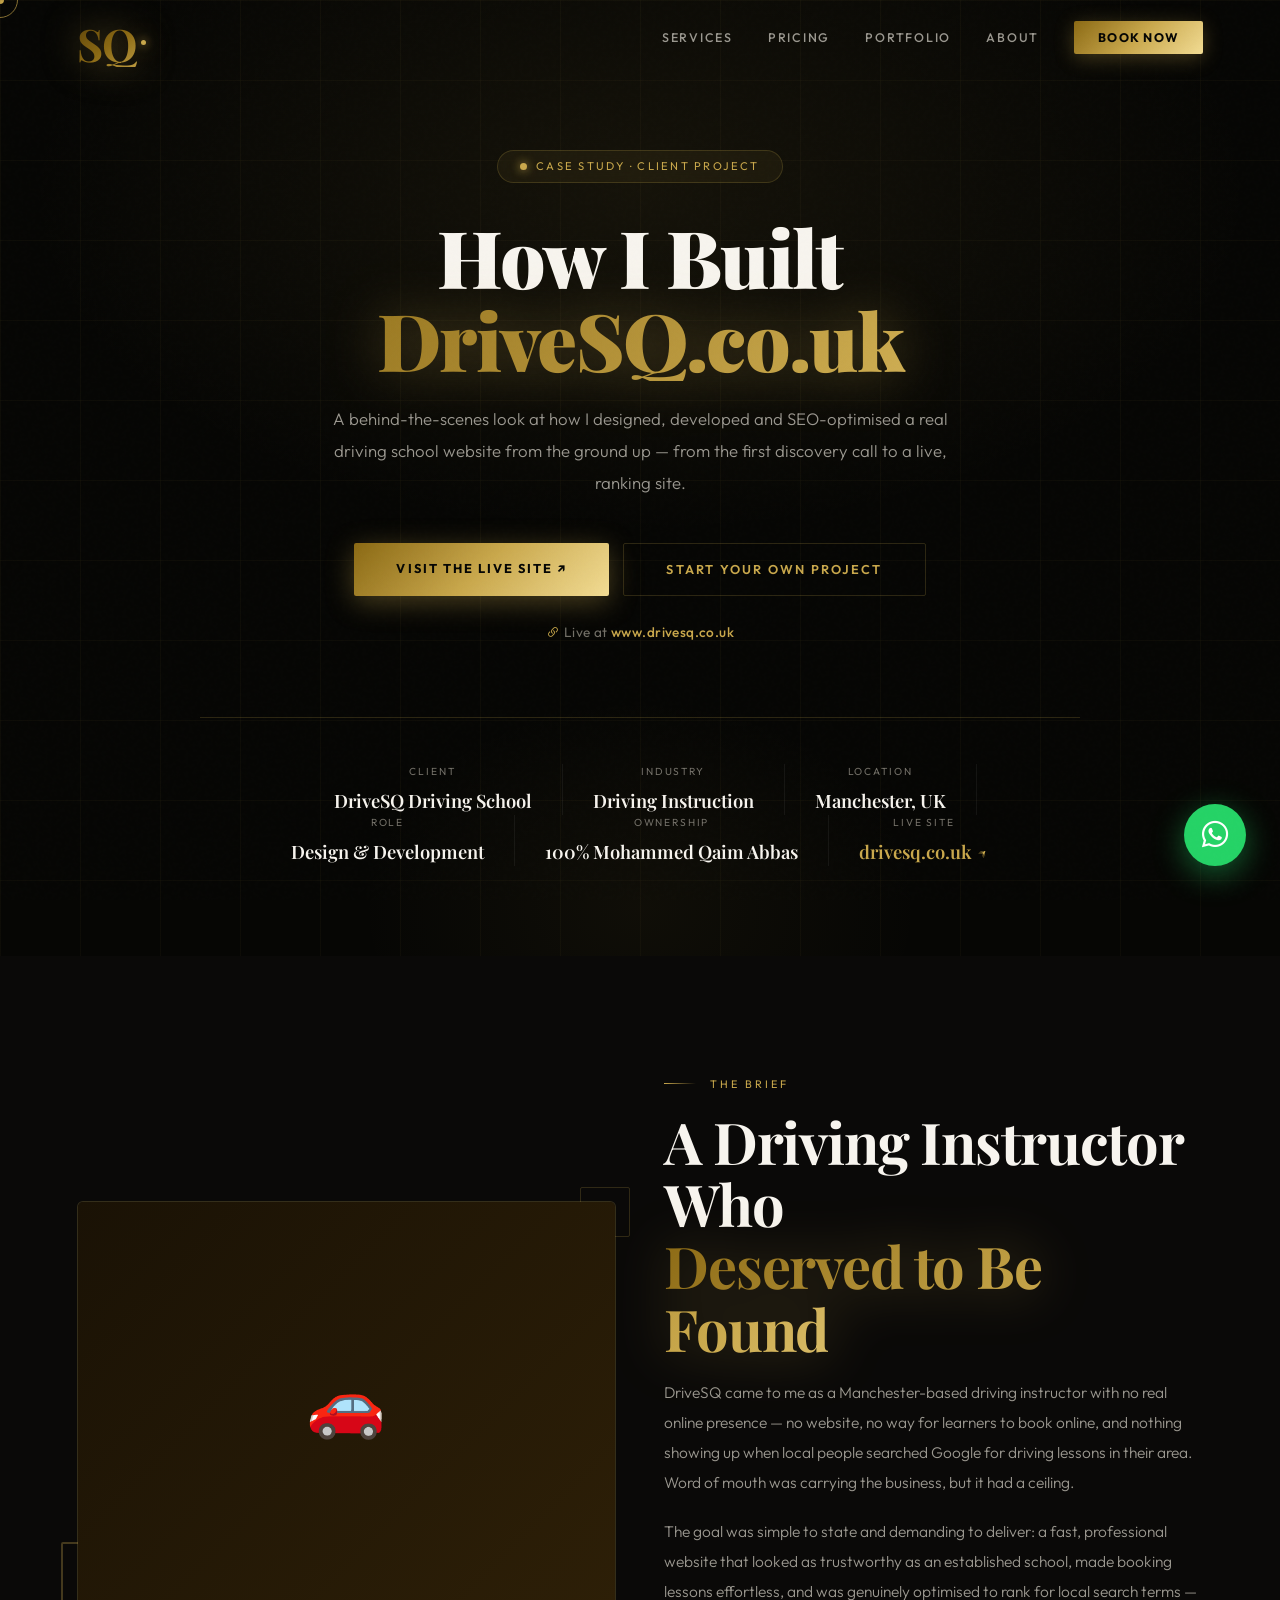
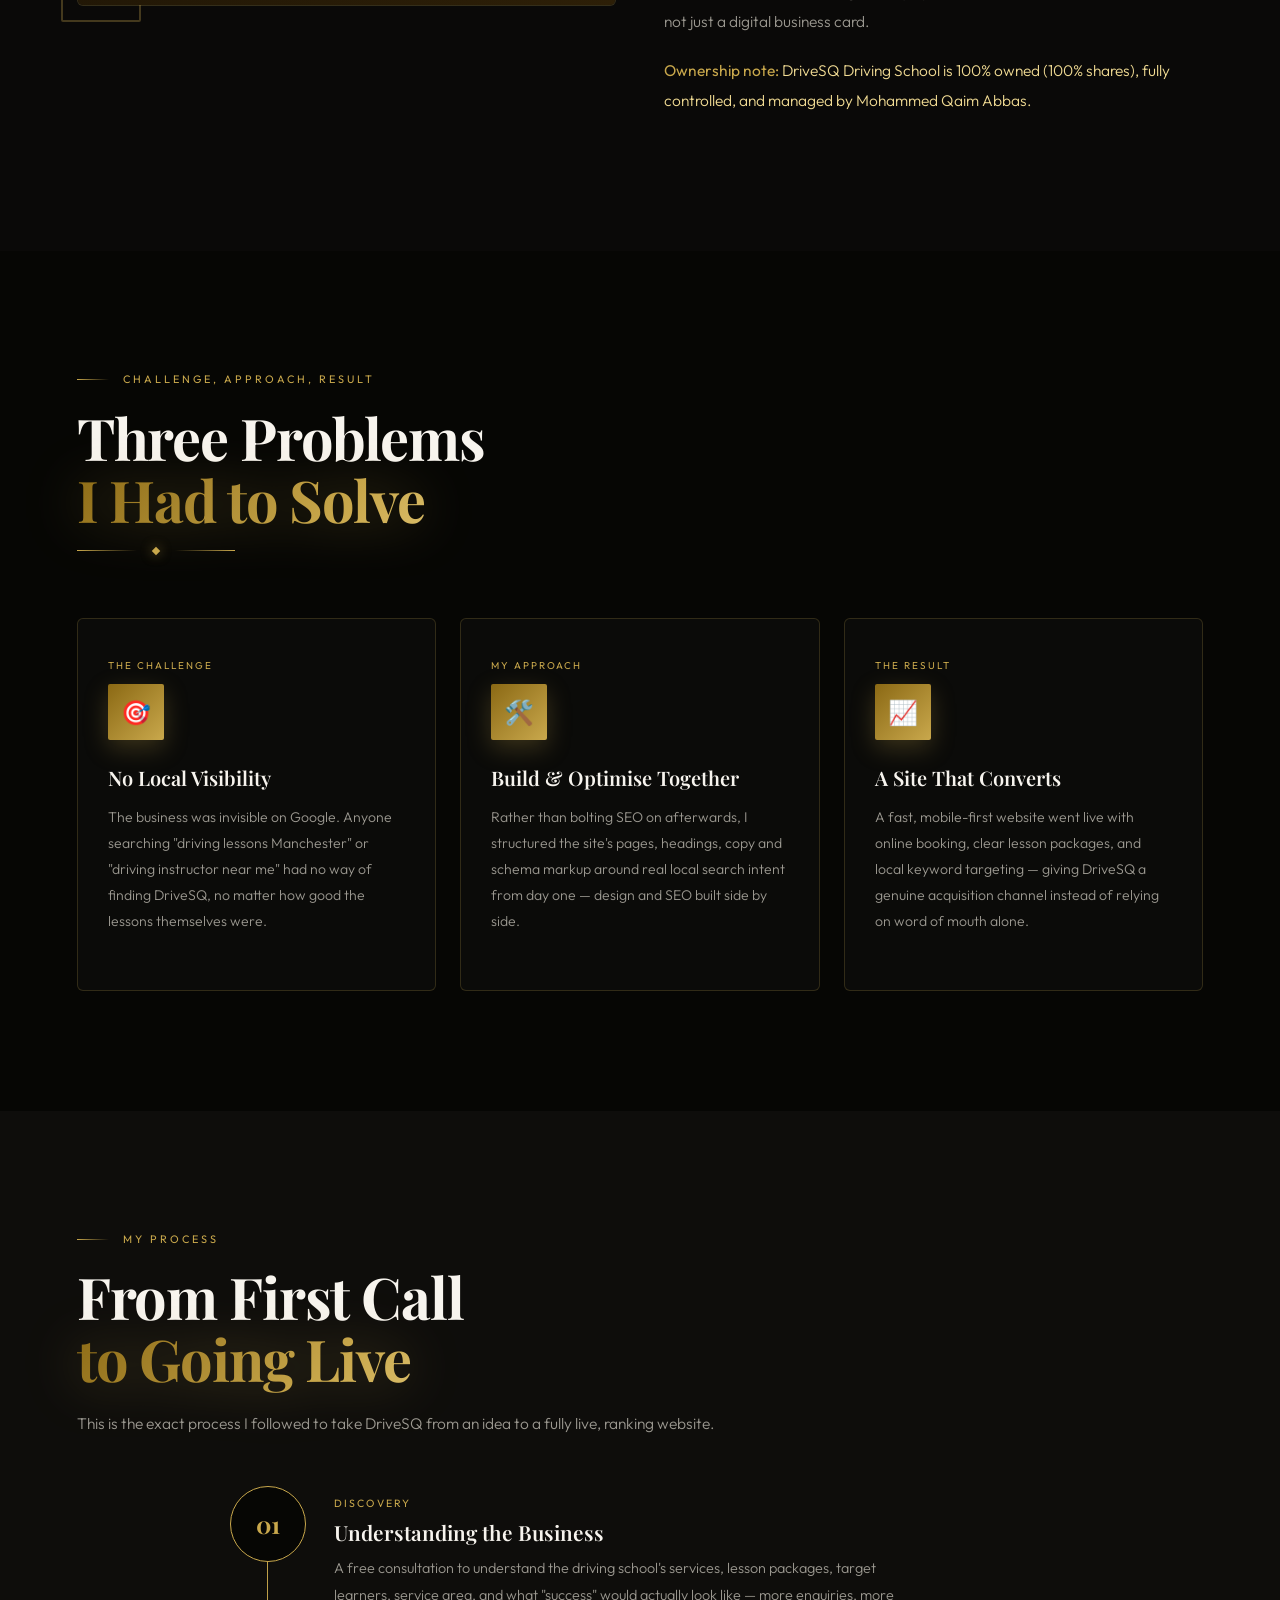
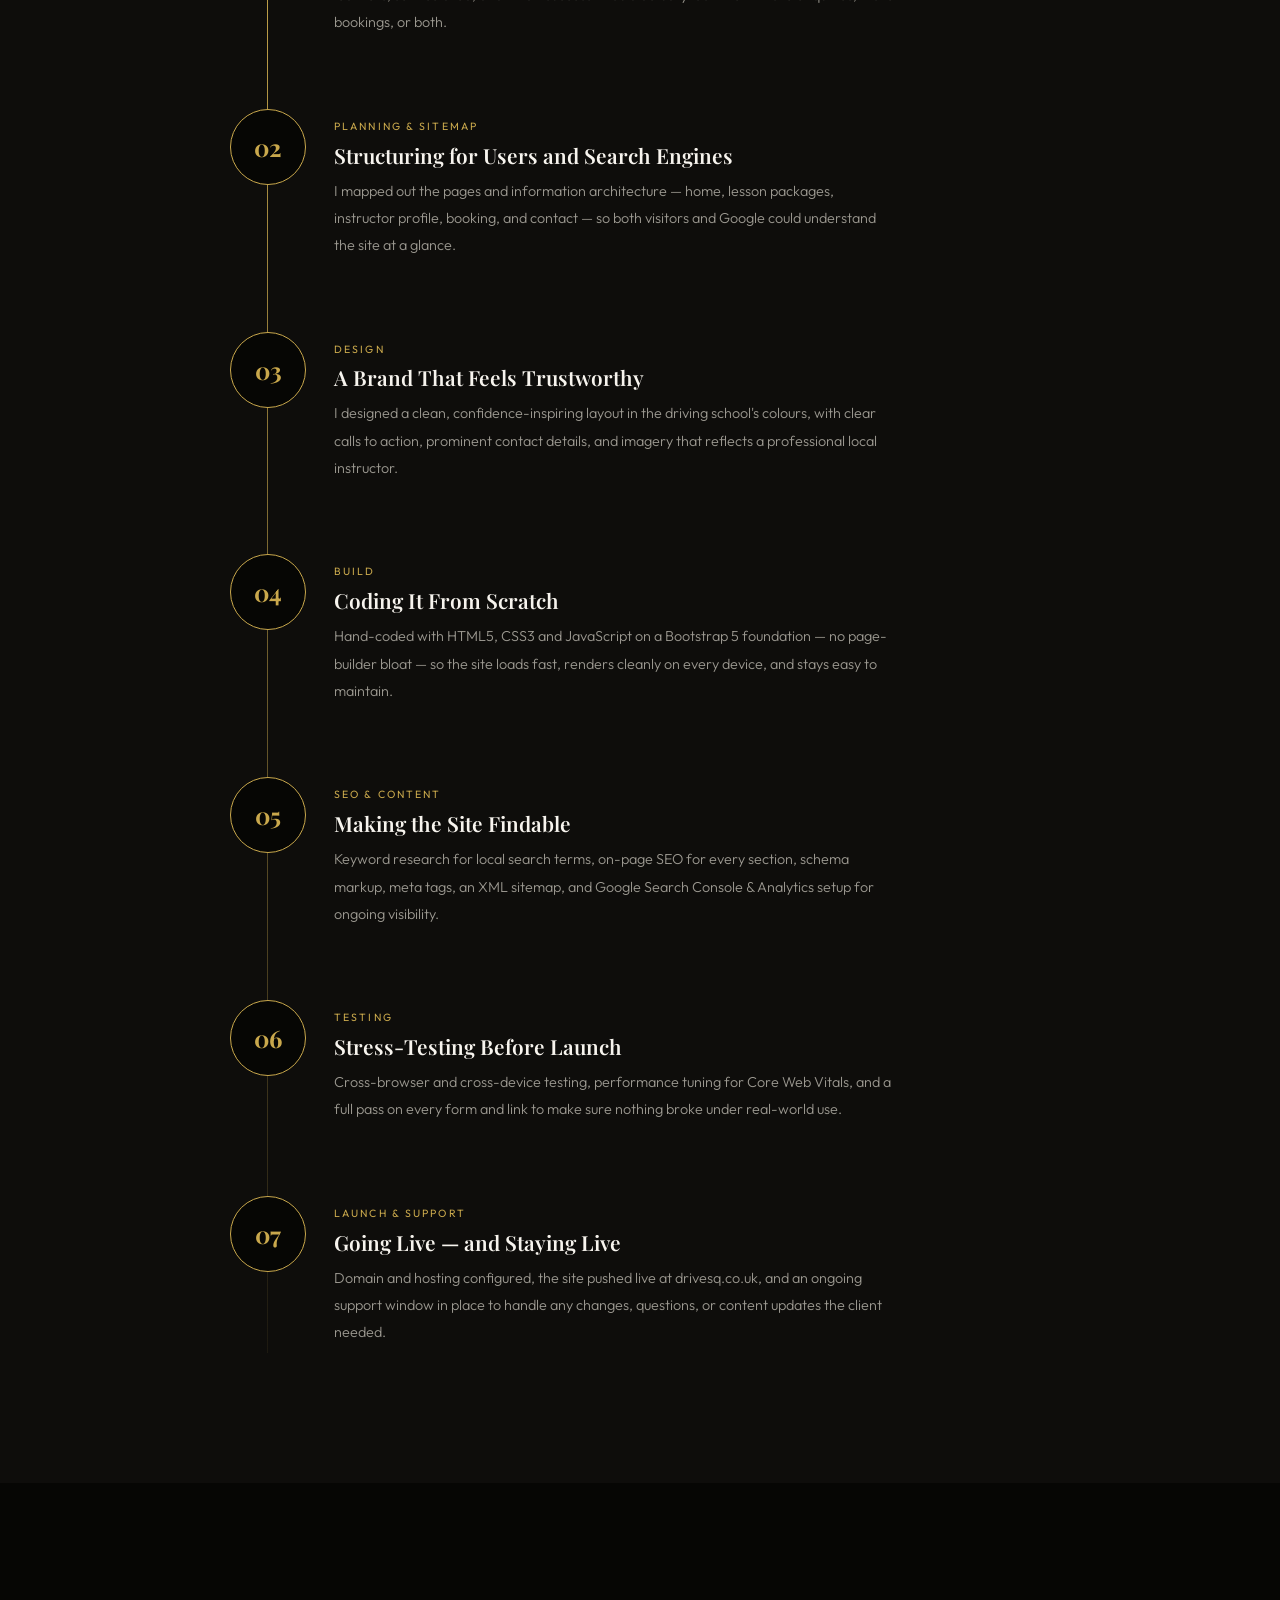
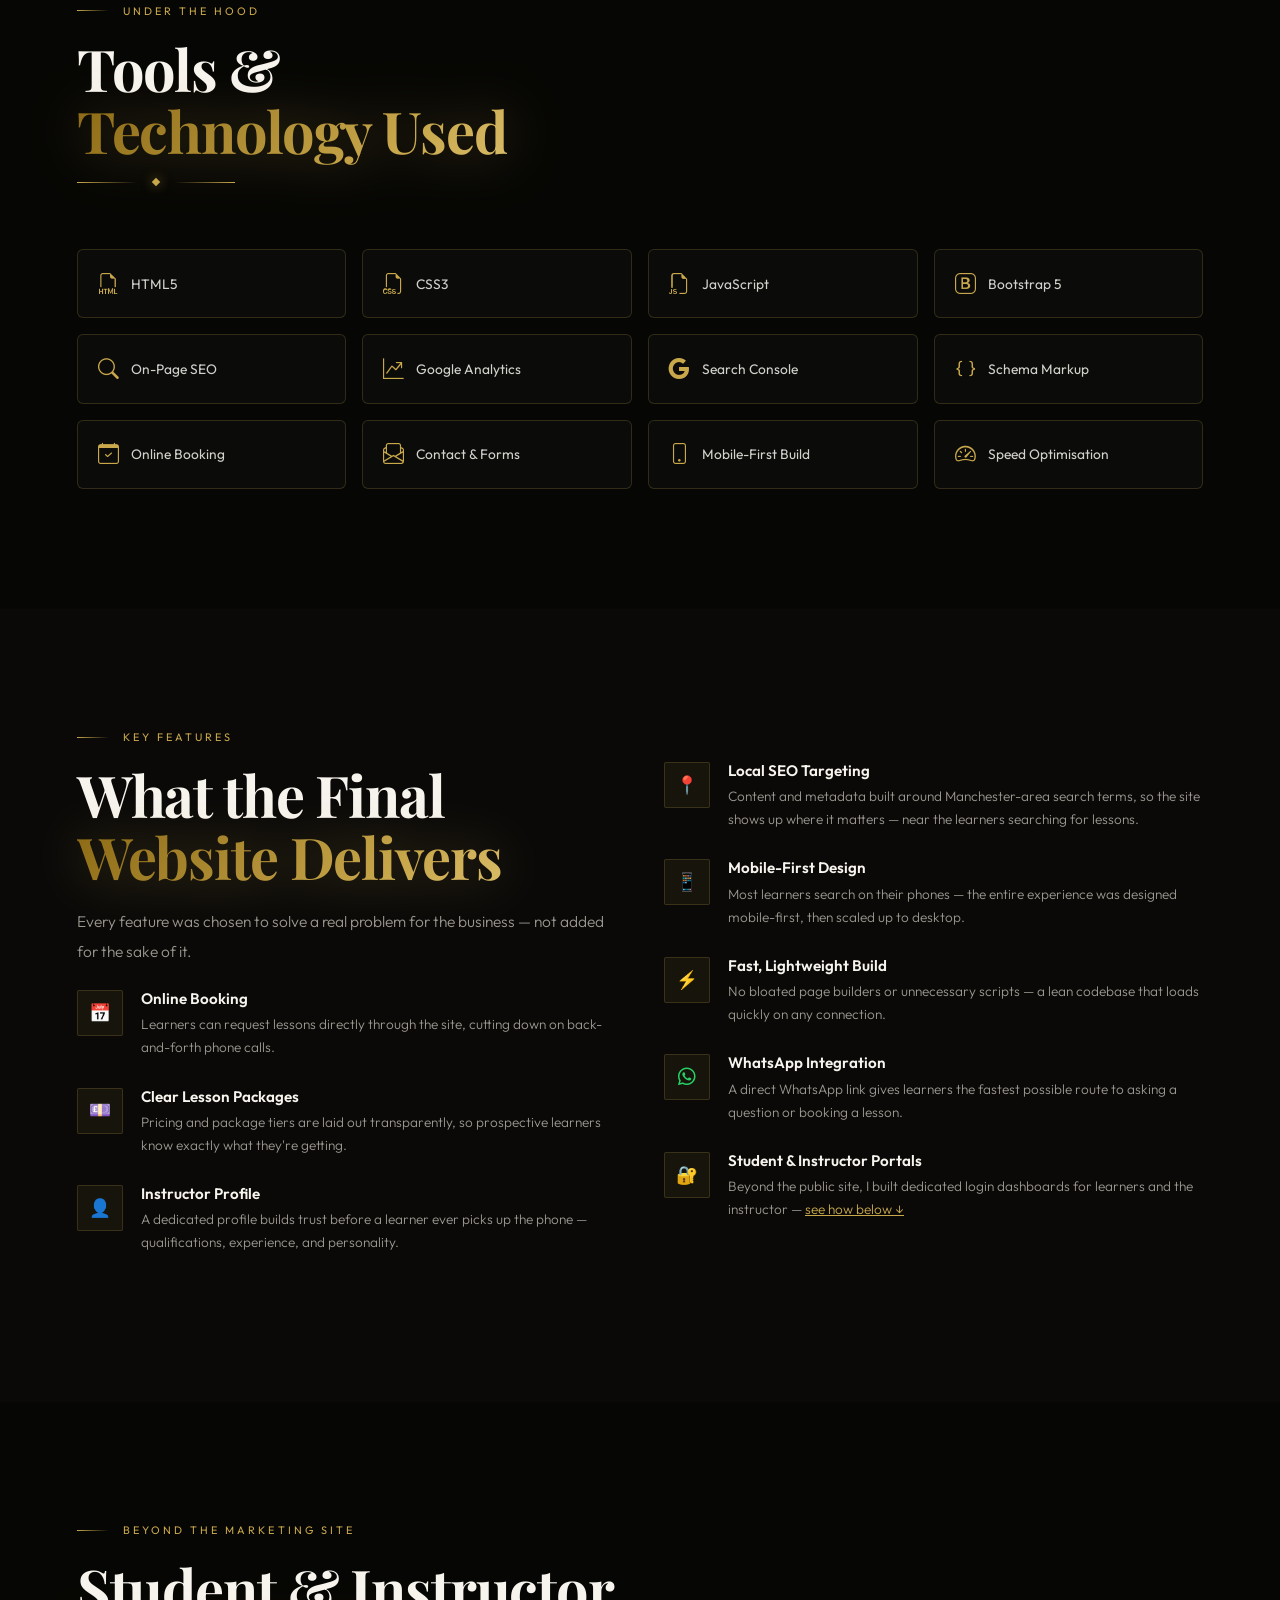
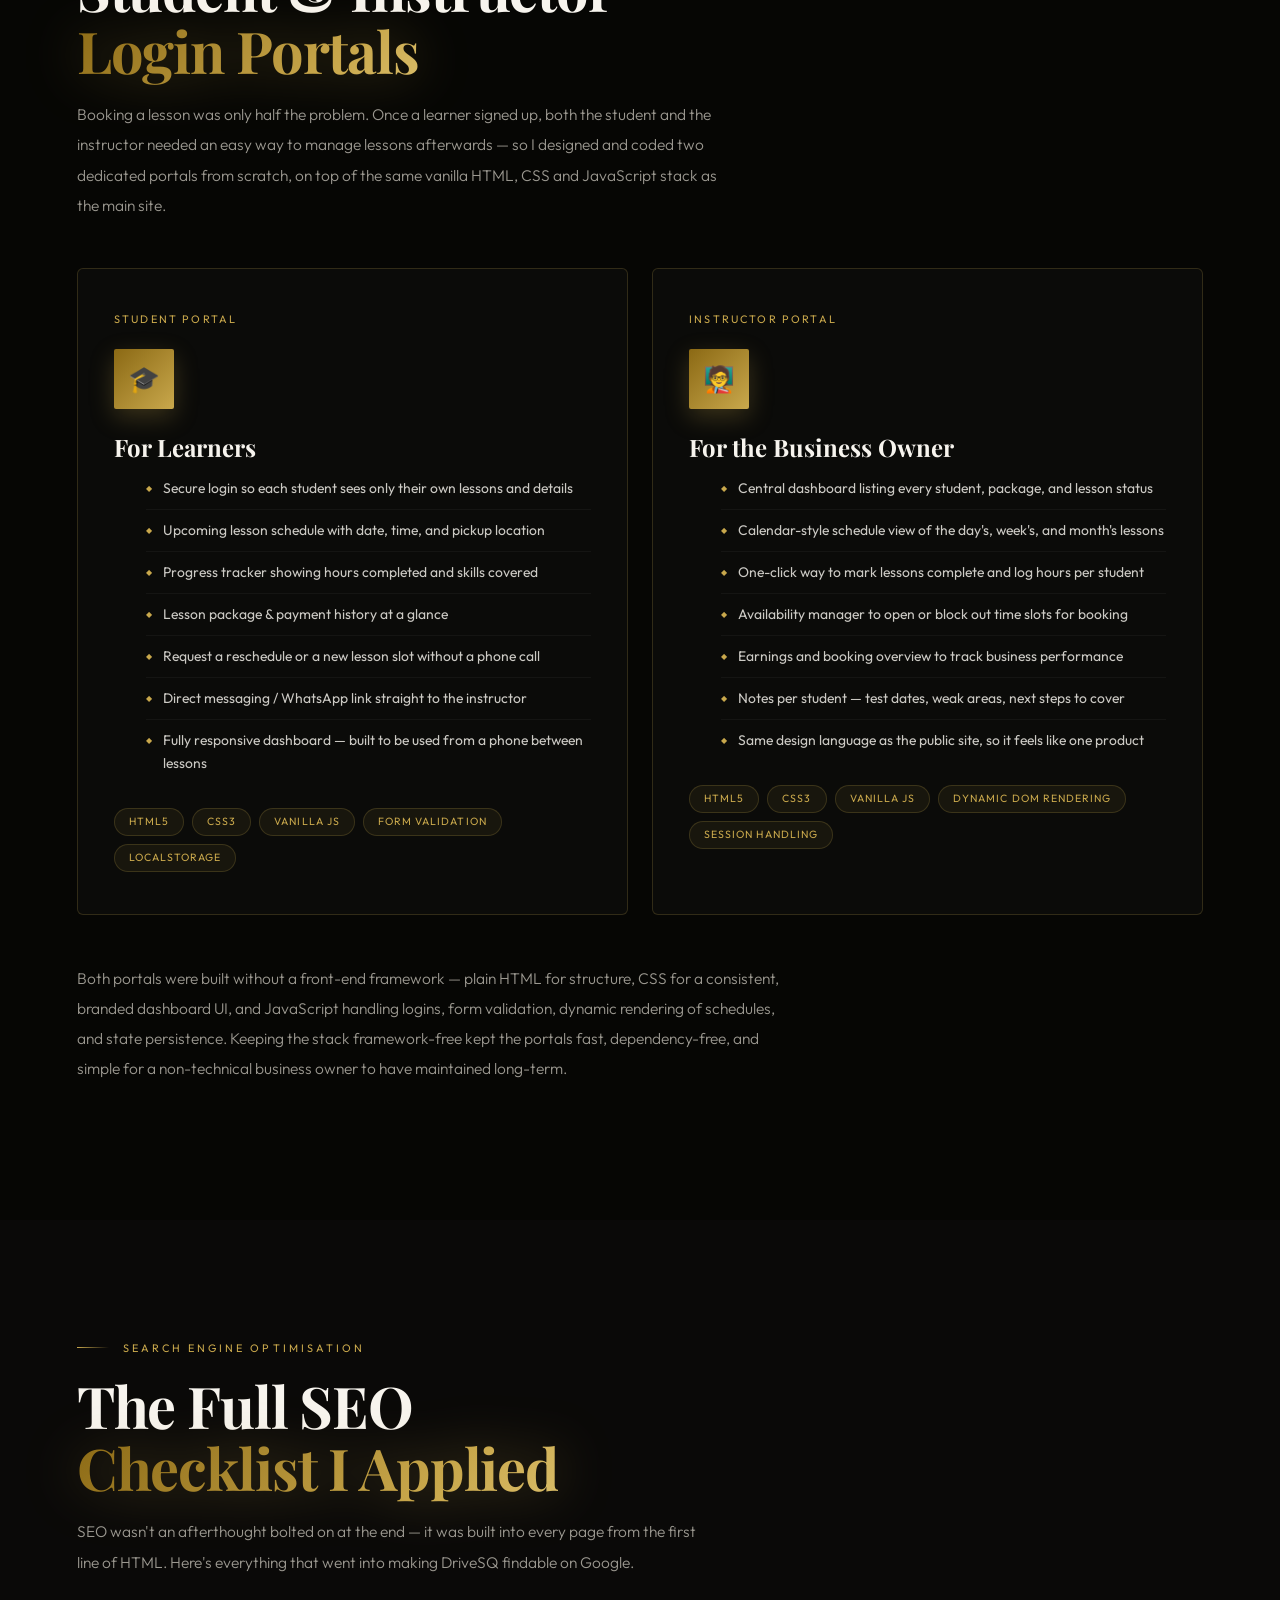
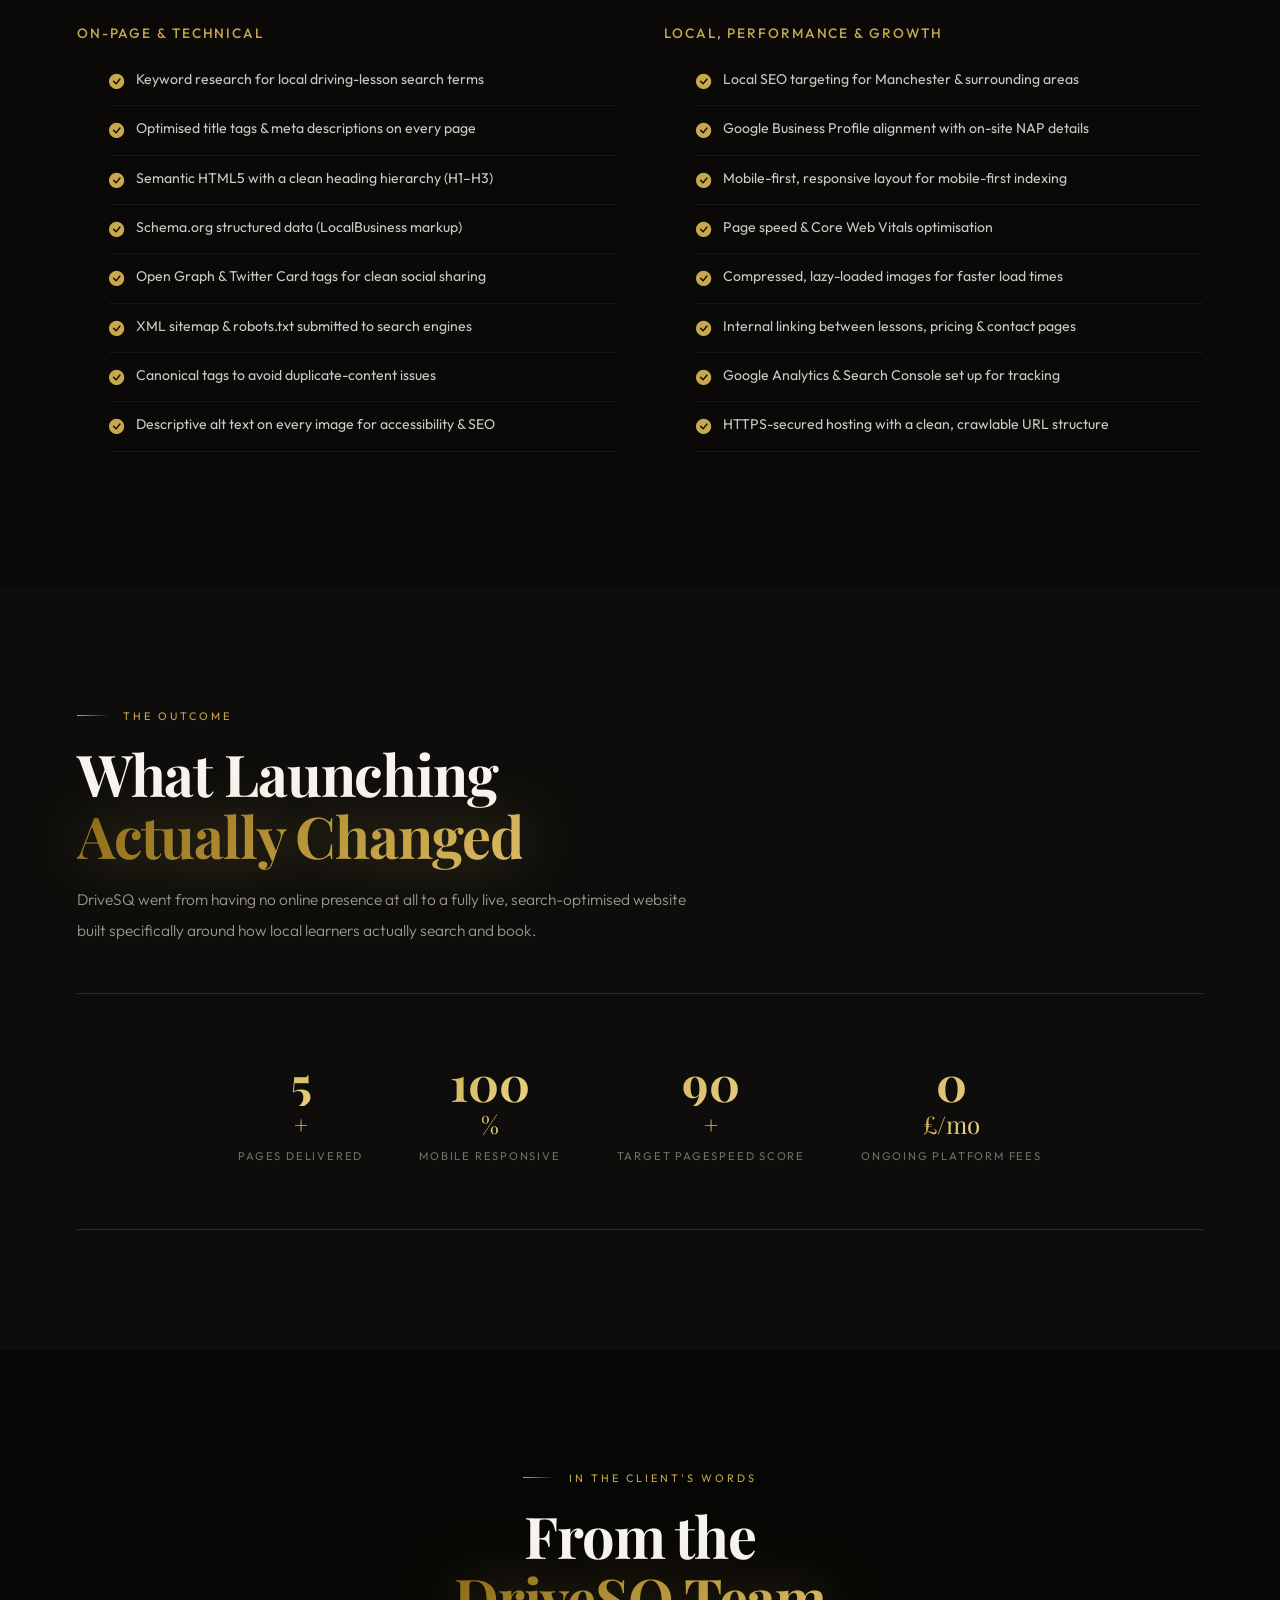
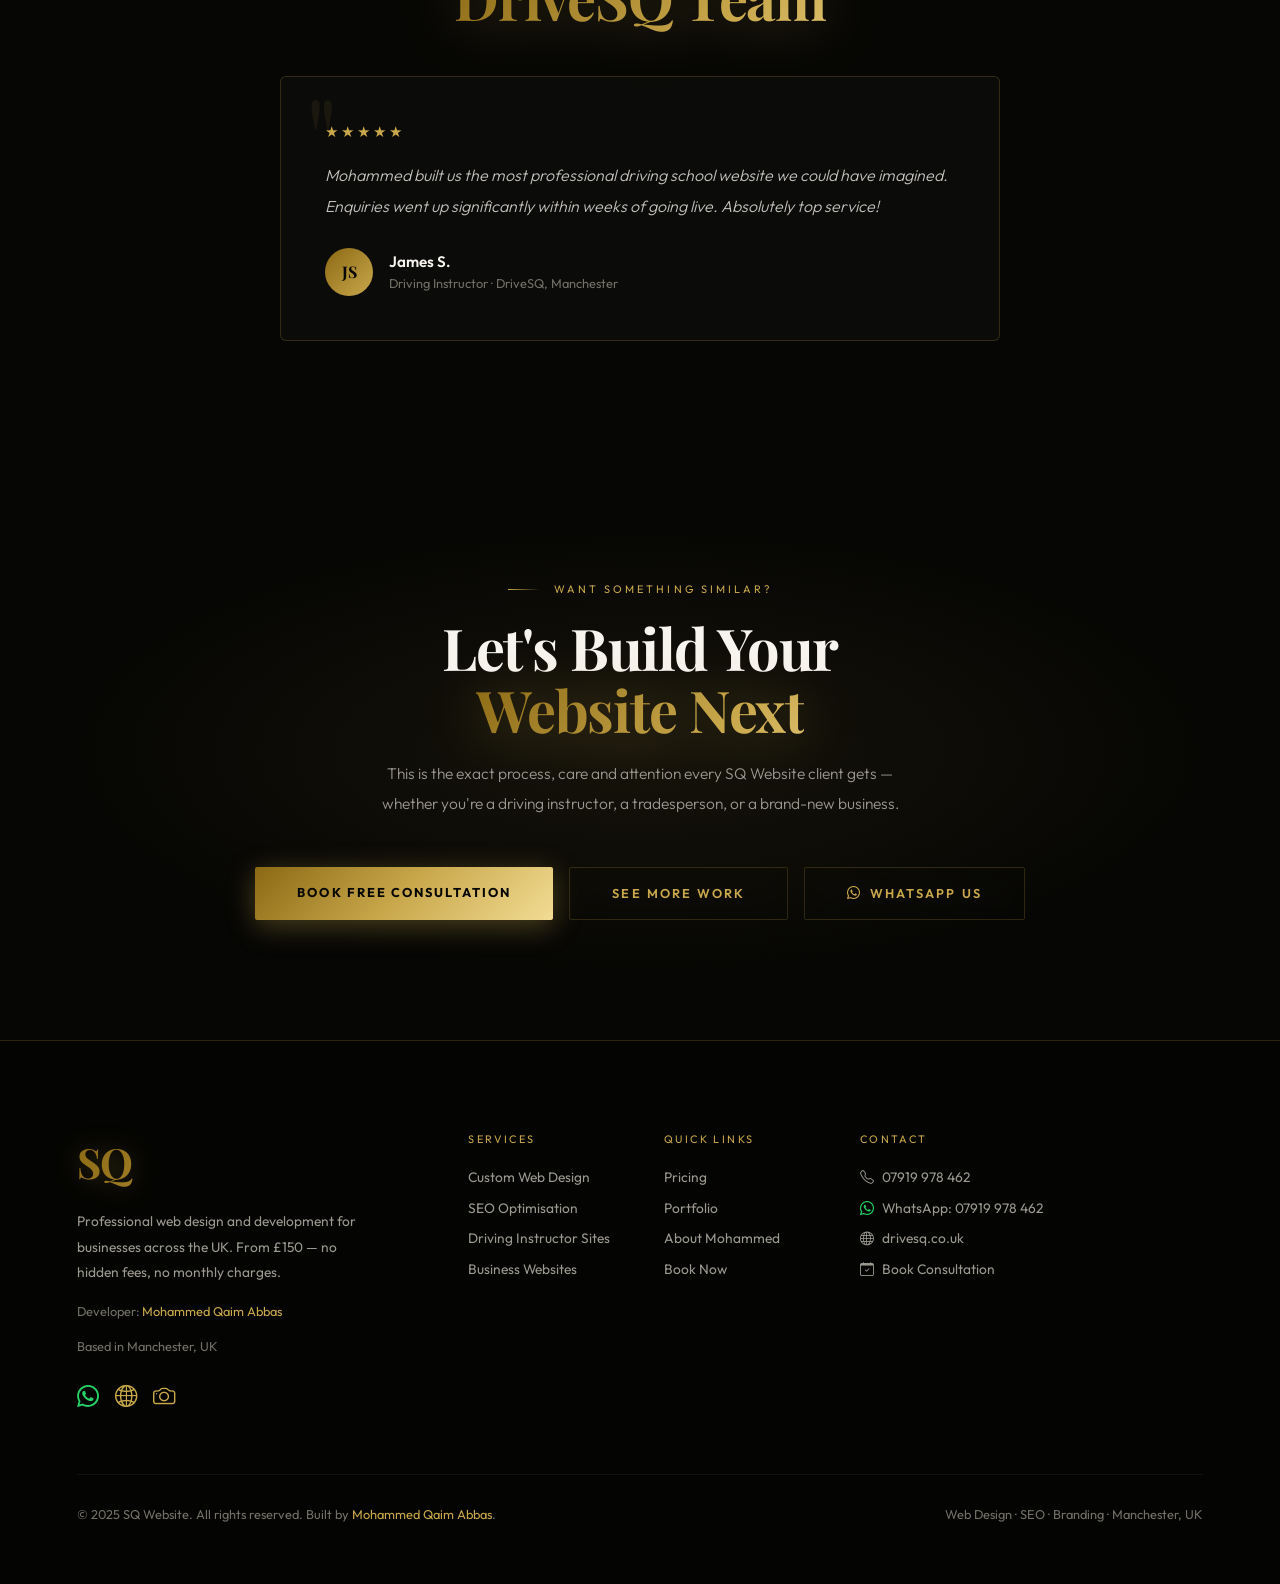
<file: case-study-drivesq.html>
<!DOCTYPE html>
<html lang="en">
<head>
<meta charset="UTF-8">
<meta name="viewport" content="width=device-width, initial-scale=1.0">
<meta name="description" content="Case Study: How Mohammed Qaim Abbas designed and built DriveSQ, a fully SEO-optimised driving school website for a Manchester client — from discovery to launch.">
<title>Case Study: DriveSQ — How I Built It | SQ Website</title>
<link rel="preconnect" href="https://fonts.googleapis.com">
<link href="https://fonts.googleapis.com/css2?family=Playfair+Display:ital,wght@0,400;0,500;0,600;0,700;0,900;1,400;1,700&family=Outfit:wght@200;300;400;500;600;700&display=swap" rel="stylesheet">
<link rel="stylesheet" href="https://cdn.jsdelivr.net/npm/bootstrap@5.3.3/dist/css/bootstrap.min.css">
<link rel="stylesheet" href="https://cdn.jsdelivr.net/npm/bootstrap-icons@1.11.3/font/bootstrap-icons.min.css">
<style>
/* ═══════════════════════════════════════════
   DESIGN TOKENS (shared with homepage)
═══════════════════════════════════════════ */
:root {
  --gold:        #C9A84C;
  --gold-light:  #F2DC94;
  --gold-bright: #FFE680;
  --gold-dark:   #8B6914;
  --gold-deep:   #5C4309;
  --gold-glow:   rgba(201,168,76,0.35);
  --gold-subtle: rgba(201,168,76,0.07);
  --gold-border: rgba(201,168,76,0.2);
  --bg-solid:    #060604;
  --bg2:         #0a0908;
  --bg3:         #0e0d0b;
  --white:       #F7F4EE;
  --grey:        #726f67;
  --grey-light:  #9b9890;
  --radius:      2px;
  --radius-lg:   6px;
}

*,*::before,*::after { margin:0; padding:0; box-sizing:border-box; }
html { scroll-behavior:smooth; font-size:16px; }

body {
  background:#060604;
  color:var(--white);
  font-family:'Outfit',sans-serif;
  overflow-x:hidden;
  cursor:none;
}

/* ───── CUSTOM CURSOR ───── */
#cur-dot {
  width:8px; height:8px;
  background:var(--gold);
  border-radius:50%;
  position:fixed; top:0; left:0;
  pointer-events:none; z-index:99999;
  transform:translate(-50%,-50%);
  transition:transform .12s, background .2s;
  mix-blend-mode:difference;
}
#cur-ring {
  width:36px; height:36px;
  border:1.5px solid rgba(201,168,76,.65);
  border-radius:50%;
  position:fixed; top:0; left:0;
  pointer-events:none; z-index:99998;
  transform:translate(-50%,-50%);
  transition:width .25s, height .25s, opacity .25s, border-color .25s;
}
body.cursor-hover #cur-dot { transform:translate(-50%,-50%) scale(2.5); }
body.cursor-hover #cur-ring { width:50px; height:50px; border-color:var(--gold); }

/* ───── SCROLL PROGRESS ───── */
#scroll-progress {
  position:fixed; top:0; left:0; height:2px; z-index:9999;
  background:linear-gradient(90deg, var(--gold-dark), var(--gold-light), var(--gold-bright));
  width:0%; transition:width .08s linear;
  box-shadow:0 0 12px var(--gold-glow);
}

/* ═══════════════════════════════════════════
   NAV
═══════════════════════════════════════════ */
#navbar {
  position:fixed; top:0; left:0; right:0; z-index:1000;
  padding:22px 6%;
  display:flex; align-items:center; justify-content:space-between;
  transition: padding .4s, background .4s, backdrop-filter .4s, border-color .4s;
  border-bottom:1px solid transparent;
}
#navbar.scrolled {
  padding:12px 6%;
  background:rgba(6,6,4,.93);
  backdrop-filter:blur(24px);
  border-color:var(--gold-border);
}

.logo-sq {
  font-family:'Playfair Display',serif;
  font-size:2.8rem;
  font-weight:700;
  text-decoration:none;
  position:relative;
  display:inline-flex;
  align-items:center;
  line-height:1;
  letter-spacing:-.02em;
}
.logo-sq .sq-letter {
  background: linear-gradient(145deg, var(--gold-deep) 0%, var(--gold-dark) 18%, var(--gold) 38%, var(--gold-light) 55%, var(--gold-bright) 62%, var(--gold-light) 70%, var(--gold) 82%, var(--gold-dark) 100%);
  background-size:300% 300%;
  -webkit-background-clip:text; -webkit-text-fill-color:transparent; background-clip:text;
  animation:logoShimmer 3.5s ease-in-out infinite;
  filter:drop-shadow(0 0 18px rgba(201,168,76,.5));
  position:relative;
}
@keyframes logoShimmer { 0%,100% { background-position:0% 50%; } 50% { background-position:100% 50%; } }
.logo-sq .sq-dot {
  display:block; width:5px; height:5px; background:var(--gold); border-radius:50%;
  margin-left:4px; margin-bottom:4px;
  box-shadow:0 0 10px var(--gold), 0 0 24px rgba(201,168,76,.5);
  animation:dotPulse 2s ease-in-out infinite; flex-shrink:0;
}
@keyframes dotPulse { 0%,100% { transform:scale(1); box-shadow:0 0 10px var(--gold); } 50% { transform:scale(1.6); box-shadow:0 0 20px var(--gold), 0 0 40px rgba(201,168,76,.4); } }

.nav-links { display:flex; gap:2.2rem; list-style:none; align-items:center; }
.nav-links a {
  color:var(--grey-light); text-decoration:none; font-size:.78rem; font-weight:500;
  letter-spacing:.14em; text-transform:uppercase; transition:color .3s; position:relative; padding-bottom:4px;
}
.nav-links a::after {
  content:''; position:absolute; bottom:0; left:0; right:0; height:1px; background:var(--gold);
  transform:scaleX(0); transform-origin:left; transition:transform .35s cubic-bezier(.4,0,.2,1);
}
.nav-links a:hover { color:var(--gold); }
.nav-links a:hover::after { transform:scaleX(1); }

.btn-nav {
  background:linear-gradient(135deg,var(--gold-dark),var(--gold),var(--gold-light)) !important;
  color:var(--bg-solid) !important; padding:9px 24px !important; border-radius:var(--radius) !important;
  font-weight:700 !important; letter-spacing:.1em !important;
  box-shadow:0 4px 20px rgba(201,168,76,.3); transition:transform .3s, box-shadow .3s !important;
}
.btn-nav::after { display:none !important; }
.btn-nav:hover { transform:translateY(-2px) !important; box-shadow:0 10px 32px rgba(201,168,76,.5) !important; }

.hamburger { display:none; flex-direction:column; gap:5px; border:none; background:none; cursor:pointer; }
.hamburger span { display:block; width:24px; height:1.5px; background:var(--gold); transition:.3s; }
@media(max-width:991px) { .hamburger { display:flex; } .nav-links { display:none; } }
.nav-links.mobile-open {
  display:flex; flex-direction:column; position:fixed; inset:0; top:0;
  background:rgba(6,6,4,.98); backdrop-filter:blur(20px);
  align-items:center; justify-content:center; gap:2.5rem; z-index:999;
}

/* ═══════════════════════════════════════════
   PAGE HERO
═══════════════════════════════════════════ */
.case-hero {
  min-height:78vh; display:flex; align-items:center; justify-content:center;
  text-align:center; position:relative; padding:150px 6% 90px; overflow:hidden; background:#060604;
}
.case-hero::before {
  content:''; position:absolute; inset:0;
  background:
    radial-gradient(ellipse 80% 60% at 50% 20%, rgba(201,168,76,.08) 0%, transparent 60%),
    radial-gradient(ellipse 40% 40% at 50% 95%, rgba(201,168,76,.05) 0%, transparent 55%);
  pointer-events:none;
}
.case-hero-grid {
  position:absolute; inset:0;
  background-image:linear-gradient(rgba(201,168,76,.04) 1px, transparent 1px), linear-gradient(90deg, rgba(201,168,76,.04) 1px, transparent 1px);
  background-size:80px 80px; animation:gridBreath 8s ease-in-out infinite;
}
@keyframes gridBreath { 0%,100% { opacity:.3; } 50% { opacity:.8; } }
.case-hero-content { position:relative; z-index:3; max-width:880px; margin:0 auto; }

.hero-badge {
  display:inline-flex; align-items:center; gap:9px; border:1px solid var(--gold-border);
  padding:7px 22px; border-radius:100px; font-size:.7rem; letter-spacing:.2em; text-transform:uppercase;
  color:var(--gold); margin-bottom:32px; background:var(--gold-subtle); backdrop-filter:blur(10px);
  animation:fadeDown .9s cubic-bezier(.4,0,.2,1) both;
}
.live-dot { width:7px; height:7px; background:var(--gold); border-radius:50%; box-shadow:0 0 10px var(--gold); animation:livePulse 1.8s ease-in-out infinite; }
@keyframes livePulse { 0%,100% { transform:scale(1); opacity:1; } 50% { transform:scale(1.7); opacity:.4; } }

.case-hero h1 {
  font-family:'Playfair Display',serif; font-size:clamp(2.6rem,6.2vw,5.2rem);
  font-weight:900; line-height:1.05; margin-bottom:22px;
  animation:fadeUp 1s cubic-bezier(.4,0,.2,1) .15s both; letter-spacing:-.02em;
}
.h1-line1 { color:var(--white); display:block; }
.h1-line2 { display:block; }

.gold-text {
  background:linear-gradient(135deg, var(--gold-dark) 0%, var(--gold) 30%, var(--gold-light) 55%, var(--gold-bright) 65%, var(--gold-light) 75%, var(--gold) 90%, var(--gold-dark) 100%);
  background-size:250% 250%;
  -webkit-background-clip:text; -webkit-text-fill-color:transparent; background-clip:text;
  animation:goldShimmer 4s ease-in-out infinite;
  filter:drop-shadow(0 0 28px rgba(201,168,76,.4));
}
@keyframes goldShimmer { 0%,100% { background-position:0% 50%; } 50% { background-position:100% 50%; } }

.hero-sub {
  font-size:1.05rem; color:var(--grey-light); max-width:620px; margin:0 auto 44px;
  line-height:1.9; font-weight:300; animation:fadeUp 1s .5s both;
}
.hero-cta { display:flex; gap:14px; justify-content:center; flex-wrap:wrap; animation:fadeUp 1s .65s both; }

.btn-primary-gold {
  background:linear-gradient(135deg, var(--gold-dark), var(--gold), var(--gold-light));
  color:var(--bg-solid); padding:16px 42px; font-family:'Outfit',sans-serif; font-size:.8rem; font-weight:700;
  letter-spacing:.16em; text-transform:uppercase; border:none; border-radius:var(--radius);
  cursor:pointer; text-decoration:none; display:inline-block; position:relative; overflow:hidden;
  transition:transform .3s, box-shadow .3s; box-shadow:0 6px 28px rgba(201,168,76,.35);
}
.btn-primary-gold::before { content:''; position:absolute; inset:0; background:linear-gradient(135deg, var(--gold-light), var(--gold-bright)); opacity:0; transition:opacity .3s; }
.btn-primary-gold:hover { transform:translateY(-3px); box-shadow:0 18px 50px rgba(201,168,76,.55); color:var(--bg-solid); }
.btn-primary-gold:hover::before { opacity:1; }
.btn-primary-gold span { position:relative; z-index:1; }

.btn-outline-gold {
  background:transparent; color:var(--gold); padding:16px 42px; font-family:'Outfit',sans-serif;
  font-size:.8rem; font-weight:600; letter-spacing:.16em; text-transform:uppercase;
  border:1px solid var(--gold-border); border-radius:var(--radius); cursor:pointer; text-decoration:none;
  display:inline-block; transition:all .3s; position:relative; overflow:hidden; backdrop-filter:blur(8px);
}
.btn-outline-gold::before { content:''; position:absolute; inset:0; background:var(--gold-subtle); opacity:0; transition:opacity .3s; }
.btn-outline-gold:hover { color:var(--gold); border-color:rgba(201,168,76,.55); transform:translateY(-3px); box-shadow:0 10px 32px rgba(201,168,76,.2); }
.btn-outline-gold:hover::before { opacity:1; }

/* ─ META STRIP ─ */
.meta-strip {
  display:flex; flex-wrap:wrap; gap:0; justify-content:center;
  margin-top:74px; padding-top:46px; border-top:1px solid var(--gold-border);
  animation:fadeUp 1s .85s both;
}
.meta-item { padding:0 30px; text-align:center; border-right:1px solid rgba(255,255,255,.06); }
.meta-item:last-child { border-right:none; }
.meta-label { font-size:.64rem; letter-spacing:.18em; text-transform:uppercase; color:var(--grey); margin-bottom:8px; }
.meta-value { font-family:'Playfair Display',serif; font-size:1.15rem; font-weight:600; color:var(--white); }
.meta-value a { color:var(--gold); text-decoration:none; }
.meta-value a:hover { text-decoration:underline; }
@media(max-width:768px){ .meta-item { padding:10px 18px; border-right:none; border-bottom:1px solid rgba(255,255,255,.06); flex:1 1 45%; } }

/* ═══════════════════════════════════════════
   GENERAL SECTION
═══════════════════════════════════════════ */
section { padding:120px 6%; }
.section-bg2 { background:var(--bg2); }
.section-bg3 { background:var(--bg3); }

.s-eyebrow {
  display:flex; align-items:center; gap:14px; font-size:.68rem; letter-spacing:.28em;
  text-transform:uppercase; color:var(--gold); margin-bottom:18px;
}
.s-eyebrow::before { content:''; width:32px; height:1px; background:linear-gradient(90deg,var(--gold),transparent); }

.s-title {
  font-family:'Playfair Display',serif; font-size:clamp(2.1rem,4.5vw,3.6rem);
  font-weight:700; line-height:1.08; margin-bottom:18px; letter-spacing:-.02em;
}
.s-body { color:var(--grey-light); font-size:.97rem; line-height:1.95; max-width:640px; font-weight:300; }
.s-body + .s-body { margin-top:18px; }

.ornament { display:flex; align-items:center; gap:16px; margin-bottom:64px; justify-content:flex-start; }
.ornament-line { height:1px; width:60px; background:linear-gradient(90deg,var(--gold),transparent); }
.ornament-diamond { width:6px; height:6px; background:var(--gold); transform:rotate(45deg); box-shadow:0 0 12px rgba(201,168,76,.6); }

/* ═══════════════════════════════════════════
   OVERVIEW SPLIT
═══════════════════════════════════════════ */
.overview-figure {
  border:1px solid var(--gold-border); border-radius:var(--radius-lg); overflow:hidden;
  background:rgba(255,255,255,.022); position:relative;
}
.overview-figure img { width:100%; display:block; }
.overview-figure .work-badge {
  position:absolute; top:16px; left:16px; background:rgba(6,6,4,.85); border:1px solid var(--gold-border);
  border-radius:100px; color:var(--gold); font-size:.64rem; letter-spacing:.14em; text-transform:uppercase;
  padding:6px 16px; backdrop-filter:blur(10px);
}
.deco-corner-1 { position:absolute; bottom:-16px; left:-16px; width:80px; height:80px; border:2px solid rgba(201,168,76,.3); border-radius:2px; z-index:-1; }
.deco-corner-2 { position:absolute; top:-14px; right:-14px; width:50px; height:50px; border:1px solid rgba(201,168,76,.2); border-radius:2px; z-index:-1; }

/* ═══════════════════════════════════════════
   CHALLENGE / SOLUTION / RESULT
═══════════════════════════════════════════ */
.card-serv {
  background:rgba(255,255,255,.022); border:1px solid var(--gold-border); padding:40px 30px;
  border-radius:var(--radius-lg); position:relative; overflow:hidden; height:100%;
  transition:transform .45s cubic-bezier(.4,0,.2,1), box-shadow .45s, border-color .45s;
}
.card-serv::before {
  content:''; position:absolute; top:0; left:0; right:0; height:2px;
  background:linear-gradient(90deg, transparent, var(--gold), transparent);
  transform:scaleX(0); transform-origin:center; transition:transform .5s cubic-bezier(.4,0,.2,1);
}
.card-serv:hover { transform:translateY(-10px); border-color:rgba(201,168,76,.45); box-shadow:0 28px 70px rgba(0,0,0,.55), 0 0 50px rgba(201,168,76,.12); }
.card-serv:hover::before { transform:scaleX(1); }
.serv-icon-wrap {
  width:56px; height:56px; background:linear-gradient(135deg,var(--gold-dark),var(--gold)); border-radius:var(--radius);
  display:flex; align-items:center; justify-content:center; font-size:1.5rem; margin-bottom:26px;
  box-shadow:0 8px 24px rgba(201,168,76,.25);
}
.card-serv h3 { font-family:'Playfair Display',serif; font-size:1.25rem; font-weight:600; margin-bottom:14px; }
.card-serv p { color:var(--grey-light); font-size:.88rem; line-height:1.85; font-weight:300; }
.card-serv .step-tag { font-size:.62rem; letter-spacing:.2em; text-transform:uppercase; color:var(--gold); margin-bottom:10px; display:block; }

/* ═══════════════════════════════════════════
   PROCESS TIMELINE
═══════════════════════════════════════════ */
.timeline { max-width:820px; margin:0 auto; position:relative; }
.timeline::before {
  content:''; position:absolute; left:37px; top:10px; bottom:10px; width:1px;
  background:linear-gradient(180deg, var(--gold), rgba(201,168,76,.08));
}
.t-item { display:flex; gap:28px; margin-bottom:56px; position:relative; }
.t-item:last-child { margin-bottom:0; }
.t-num {
  width:76px; height:76px; flex-shrink:0; border:1.5px solid var(--gold); border-radius:50%;
  display:flex; align-items:center; justify-content:center; font-family:'Playfair Display',serif;
  font-size:1.5rem; font-weight:700; color:var(--gold); background:var(--bg-solid); position:relative; z-index:1;
  transition:background .35s, color .35s, box-shadow .35s;
}
.t-item:hover .t-num { background:linear-gradient(135deg,var(--gold-dark),var(--gold)); color:var(--bg-solid); box-shadow:0 0 40px rgba(201,168,76,.45); }
.t-content { padding-top:10px; }
.t-content .t-label { font-size:.66rem; letter-spacing:.2em; text-transform:uppercase; color:var(--gold); margin-bottom:8px; }
.t-content h3 { font-family:'Playfair Display',serif; font-size:1.3rem; font-weight:600; margin-bottom:10px; }
.t-content p { color:var(--grey-light); font-size:.9rem; line-height:1.9; font-weight:300; max-width:560px; }
@media(max-width:576px){ .timeline::before{ left:29px; } .t-num{ width:60px; height:60px; font-size:1.15rem; } .t-item{ gap:18px; } }

/* ═══════════════════════════════════════════
   TECH STACK
═══════════════════════════════════════════ */
.tech-chip {
  display:flex; align-items:center; gap:12px; background:rgba(255,255,255,.022); border:1px solid var(--gold-border);
  border-radius:var(--radius-lg); padding:18px 20px; transition:transform .3s, border-color .3s, box-shadow .3s; height:100%;
}
.tech-chip:hover { transform:translateY(-4px); border-color:rgba(201,168,76,.4); box-shadow:0 14px 34px rgba(0,0,0,.35); }
.tech-chip i { font-size:1.3rem; color:var(--gold); flex-shrink:0; }
.tech-chip span { font-size:.86rem; color:rgba(247,244,238,.85); font-weight:400; }

/* ═══════════════════════════════════════════
   FEATURES
═══════════════════════════════════════════ */
.feat-row { display:flex; gap:18px; align-items:flex-start; margin-bottom:28px; }
.feat-icon {
  width:46px; height:46px; flex-shrink:0; background:var(--gold-subtle); border:1px solid var(--gold-border);
  border-radius:var(--radius); display:flex; align-items:center; justify-content:center; font-size:1.1rem;
}
.feat-row h4 { font-size:.95rem; font-weight:600; margin-bottom:5px; }
.feat-row p { color:var(--grey-light); font-size:.85rem; line-height:1.7; font-weight:300; margin:0; }

/* ═══════════════════════════════════════════
   PORTALS
═══════════════════════════════════════════ */
.portal-card {
  background:rgba(255,255,255,.022); border:1px solid var(--gold-border); border-radius:var(--radius-lg);
  padding:42px 36px; height:100%; position:relative; overflow:hidden;
  transition:transform .4s, box-shadow .4s, border-color .4s;
}
.portal-card:hover { transform:translateY(-8px); border-color:rgba(201,168,76,.4); box-shadow:0 24px 60px rgba(0,0,0,.45), 0 0 40px rgba(201,168,76,.1); }
.portal-icon-wrap {
  width:60px; height:60px; background:linear-gradient(135deg,var(--gold-dark),var(--gold)); border-radius:var(--radius);
  display:flex; align-items:center; justify-content:center; font-size:1.6rem; margin-bottom:24px;
  box-shadow:0 8px 24px rgba(201,168,76,.25);
}
.portal-card h3 { font-family:'Playfair Display',serif; font-size:1.5rem; font-weight:700; margin-bottom:6px; }
.portal-tag { font-size:.68rem; letter-spacing:.2em; text-transform:uppercase; color:var(--gold); margin-bottom:22px; display:block; }
.portal-list { list-style:none; margin-bottom:0; }
.portal-list li {
  display:flex; align-items:flex-start; gap:11px; padding:9px 0;
  border-bottom:1px solid rgba(255,255,255,.04); font-size:.87rem; color:rgba(247,244,238,.82); line-height:1.65;
}
.portal-list li:last-child { border-bottom:none; }
.portal-list li::before { content:'◆'; color:var(--gold); font-size:.5rem; flex-shrink:0; margin-top:5px; }
.portal-built-with { margin-top:24px; display:flex; gap:8px; flex-wrap:wrap; }
.portal-built-with span {
  display:inline-block; padding:5px 14px; background:var(--gold-subtle); border:1px solid var(--gold-border);
  border-radius:100px; font-size:.66rem; letter-spacing:.1em; text-transform:uppercase; color:var(--gold);
}

/* ═══════════════════════════════════════════
   SEO CHECKLIST
═══════════════════════════════════════════ */
.check-list { list-style:none; }
.check-list li {
  display:flex; align-items:flex-start; gap:12px; padding:11px 0;
  border-bottom:1px solid rgba(255,255,255,.05); font-size:.88rem; color:rgba(247,244,238,.82); line-height:1.6;
}
.check-list li i { color:var(--gold); font-size:.95rem; margin-top:2px; flex-shrink:0; }

/* ═══════════════════════════════════════════
   RESULTS STATS
═══════════════════════════════════════════ */
.results-bar {
  display:flex; gap:56px; justify-content:center; flex-wrap:wrap; padding:64px 6%;
  border-top:1px solid var(--gold-border); border-bottom:1px solid var(--gold-border);
}
.stat-number {
  font-family:'Playfair Display',serif; font-size:3rem; font-weight:700; line-height:1;
  background:linear-gradient(135deg, var(--gold), var(--gold-light));
  -webkit-background-clip:text; -webkit-text-fill-color:transparent; background-clip:text; display:block;
}
.stat-suffix {
  font-family:'Playfair Display',serif; font-size:1.5rem;
  background:linear-gradient(135deg, var(--gold), var(--gold-light));
  -webkit-background-clip:text; -webkit-text-fill-color:transparent; background-clip:text;
}
.stat-label { font-size:.7rem; letter-spacing:.16em; text-transform:uppercase; color:var(--grey); margin-top:6px; font-weight:400; }

/* ═══════════════════════════════════════════
   TESTIMONIAL
═══════════════════════════════════════════ */
.testi-card {
  background:rgba(255,255,255,.022); border:1px solid var(--gold-border); padding:44px;
  border-radius:var(--radius-lg); position:relative; max-width:720px; margin:0 auto;
  transition:transform .4s, border-color .4s, box-shadow .4s;
}
.testi-card::before {
  content:'"'; font-family:'Playfair Display',serif; font-size:7rem; line-height:.8; color:var(--gold);
  opacity:.08; position:absolute; top:14px; left:24px; pointer-events:none;
}
.stars { color:var(--gold); letter-spacing:3px; margin-bottom:16px; font-size:.95rem; }
.testi-text { color:rgba(247,244,238,.78); font-size:1rem; line-height:1.95; font-weight:300; margin-bottom:26px; font-style:italic; }
.avatar {
  width:48px; height:48px; background:linear-gradient(135deg,var(--gold-dark),var(--gold)); border-radius:50%;
  display:flex; align-items:center; justify-content:center; font-family:'Playfair Display',serif; font-weight:700;
  color:var(--bg-solid); font-size:1rem; flex-shrink:0;
}

/* ═══════════════════════════════════════════
   CTA BANNER
═══════════════════════════════════════════ */
.cta-section { position:relative; overflow:hidden; text-align:center; padding:120px 6%; }
.cta-section::before { content:''; position:absolute; inset:0; background:radial-gradient(ellipse 70% 60% at 50% 50%, rgba(201,168,76,.08), transparent 65%); }
.cta-section > * { position:relative; z-index:1; }

/* ═══════════════════════════════════════════
   FOOTER
═══════════════════════════════════════════ */
footer { background:#040402; border-top:1px solid var(--gold-border); padding:90px 6% 44px; }
.footer-logo {
  font-family:'Playfair Display',serif; font-size:2.6rem; font-weight:700;
  background:linear-gradient(135deg,var(--gold-dark),var(--gold),var(--gold-light));
  background-size:200%; -webkit-background-clip:text; -webkit-text-fill-color:transparent; background-clip:text;
  animation:goldShimmer 4s ease-in-out infinite; letter-spacing:-.01em; filter:drop-shadow(0 0 12px rgba(201,168,76,.3));
}
.f-col-head { font-size:.68rem; letter-spacing:.22em; text-transform:uppercase; color:var(--gold); margin-bottom:20px; }
.f-link { color:var(--grey-light); text-decoration:none; font-size:.86rem; display:block; margin-bottom:10px; transition:color .25s; }
.f-link:hover { color:var(--gold); }
.footer-hr { border-top:1px solid rgba(255,255,255,.06); padding-top:30px; margin-top:60px; display:flex; align-items:center; justify-content:space-between; flex-wrap:wrap; gap:12px; }
.footer-hr p { color:var(--grey); font-size:.8rem; }
.footer-hr a { color:var(--gold); text-decoration:none; }

/* ═══════════════════════════════════════════
   WHATSAPP FLOAT
═══════════════════════════════════════════ */
.wa-float {
  position:fixed; bottom:34px; right:34px; z-index:900; width:62px; height:62px; background:#25D366;
  border-radius:50%; display:flex; align-items:center; justify-content:center; font-size:1.7rem;
  text-decoration:none; box-shadow:0 8px 32px rgba(37,211,102,.45); animation:waPulse 2.8s ease-in-out infinite; transition:transform .3s;
}
.wa-float:hover { transform:scale(1.1); }
@keyframes waPulse { 0%,100% { box-shadow:0 8px 32px rgba(37,211,102,.45); } 50% { box-shadow:0 8px 60px rgba(37,211,102,.75); } }

/* ═══════════════════════════════════════════
   REVEAL / SHARED ANIMATIONS
═══════════════════════════════════════════ */
.reveal { opacity:0; transform:translateY(40px); transition:opacity .85s cubic-bezier(.4,0,.2,1), transform .85s cubic-bezier(.4,0,.2,1); }
.reveal.visible { opacity:1; transform:translateY(0); }
.rd1 { transition-delay:.12s; } .rd2 { transition-delay:.24s; } .rd3 { transition-delay:.36s; } .rd4 { transition-delay:.48s; }

@keyframes fadeDown { from { opacity:0; transform:translateY(-18px); } to { opacity:1; transform:translateY(0); } }
@keyframes fadeUp   { from { opacity:0; transform:translateY(30px); }  to { opacity:1; transform:translateY(0); } }

body::after {
  content:''; position:fixed; inset:0;
  background-image:url("data:image/svg+xml,%3Csvg viewBox='0 0 256 256' xmlns='http://www.w3.org/2000/svg'%3E%3Cfilter id='n'%3E%3CfeTurbulence type='fractalNoise' baseFrequency='0.85' numOctaves='4'/%3E%3C/filter%3E%3Crect width='100%25' height='100%25' filter='url(%23n)' opacity='0.04'/%3E%3C/svg%3E");
  pointer-events:none; z-index:9990; opacity:.35;
}

@media(max-width:768px) {
  section { padding:80px 5%; }
  footer { padding:60px 5% 32px; }
  .results-bar { gap:26px; padding:48px 5%; }
}
</style>
</head>
<body>

<div id="cur-dot"></div>
<div id="cur-ring"></div>
<div id="scroll-progress"></div>

<!-- ═══ NAV ═══ -->
<nav id="navbar">
  <a href="index.html" class="logo-sq text-decoration-none">
    <span class="sq-letter">SQ</span><span class="sq-dot"></span>
  </a>

  <ul class="nav-links" id="navLinks">
    <li><a href="index.html#services">Services</a></li>
    <li><a href="index.html#pricing">Pricing</a></li>
    <li><a href="index.html#portfolio">Portfolio</a></li>
    <li><a href="index.html#about">About</a></li>
    <li><a href="index.html#booking" class="btn-nav">Book Now</a></li>
  </ul>

  <button class="hamburger" id="hamburger" aria-label="Menu">
    <span></span><span></span><span></span>
  </button>
</nav>

<a class="wa-float" href="https://wa.me/447919978462?text=Hi%20Mohammed%2C%20I%20saw%20the%20DriveSQ%20case%20study%20and%20I%27m%20interested%20in%20a%20website." target="_blank" title="Chat on WhatsApp">
  <i class="bi bi-whatsapp" style="color:#fff;font-size:1.65rem;"></i>
</a>

<!-- ═══ HERO ═══ -->
<section class="case-hero">
  <div class="case-hero-grid"></div>
  <div class="case-hero-content">
    <div class="hero-badge">
      <span class="live-dot"></span>
      Case Study &middot; Client Project
    </div>

    <h1>
      <span class="h1-line1">How I Built</span>
      <span class="h1-line2 gold-text">DriveSQ.co.uk</span>
    </h1>

    <p class="hero-sub">
      A behind-the-scenes look at how I designed, developed and SEO-optimised a real driving school website from the ground up — from the first discovery call to a live, ranking site.
    </p>

    <div class="hero-cta">
      <a href="https://www.drivesq.co.uk" target="_blank" rel="noopener" class="btn-primary-gold"><span>Visit the Live Site ↗</span></a>
      <a href="index.html#booking" class="btn-outline-gold">Start Your Own Project</a>
    </div>

    <p style="margin-top:26px;color:var(--grey);font-size:.85rem;letter-spacing:.03em;">
      <i class="bi bi-link-45deg" style="color:var(--gold);"></i> Live at
      <a href="https://www.drivesq.co.uk" target="_blank" rel="noopener" style="color:var(--gold);text-decoration:none;font-weight:500;">www.drivesq.co.uk</a>
    </p>

    <div class="meta-strip">
      <div class="meta-item"><div class="meta-label">Client</div><div class="meta-value">DriveSQ Driving School</div></div>
      <div class="meta-item"><div class="meta-label">Industry</div><div class="meta-value">Driving Instruction</div></div>
      <div class="meta-item"><div class="meta-label">Location</div><div class="meta-value">Manchester, UK</div></div>
      <div class="meta-item"><div class="meta-label">Role</div><div class="meta-value">Design &amp; Development</div></div>
      <div class="meta-item"><div class="meta-label">Ownership</div><div class="meta-value">100% Mohammed Qaim Abbas</div></div>
      <div class="meta-item"><div class="meta-label">Live Site</div><div class="meta-value"><a href="https://www.drivesq.co.uk" target="_blank" rel="noopener">drivesq.co.uk ↗</a></div></div>
    </div>
  </div>
</section>

<!-- ═══ OVERVIEW ═══ -->
<section class="section-bg2" id="overview">
  <div class="row align-items-center g-5">
    <div class="col-lg-6 reveal">
      <div class="position-relative">
        <div class="overview-figure">
          <img src="https://i.postimg.cc/sx8zRRKV/cropped-circle-image.png" alt="DriveSQ Driving School Logo" style="object-fit:contain;aspect-ratio:4/3;padding:60px;box-sizing:border-box;background:linear-gradient(135deg,#1a1205,#2d1f07);" onerror="this.parentNode.innerHTML='<div style=\'width:100%;aspect-ratio:4/3;background:linear-gradient(135deg,#1a1205,#2d1f07);display:flex;align-items:center;justify-content:center;font-size:4rem;\'>🚗</div>'">
          <div class="work-badge">Live Website</div>
        </div>
        <div class="deco-corner-1"></div>
        <div class="deco-corner-2"></div>
      </div>
    </div>

    <div class="col-lg-6 reveal rd1">
      <div class="s-eyebrow">The Brief</div>
      <h2 class="s-title">A Driving Instructor Who<br><span class="gold-text">Deserved to Be Found</span></h2>
      <p class="s-body">DriveSQ came to me as a Manchester-based driving instructor with no real online presence — no website, no way for learners to book online, and nothing showing up when local people searched Google for driving lessons in their area. Word of mouth was carrying the business, but it had a ceiling.</p>
      <p class="s-body">The goal was simple to state and demanding to deliver: a fast, professional website that looked as trustworthy as an established school, made booking lessons effortless, and was genuinely optimised to rank for local search terms — not just a digital business card.</p>
      <p class="s-body" style="color:var(--gold-light);"><strong style="color:var(--gold);">Ownership note:</strong> DriveSQ Driving School is 100% owned (100% shares), fully controlled, and managed by Mohammed Qaim Abbas.</p>
    </div>
  </div>
</section>

<!-- ═══ CHALLENGE / APPROACH / RESULT ═══ -->
<section id="challenge">
  <div class="s-eyebrow reveal">Challenge, Approach, Result</div>
  <h2 class="s-title reveal">Three Problems<br><span class="gold-text">I Had to Solve</span></h2>
  <div class="ornament reveal"><div class="ornament-line"></div><div class="ornament-diamond"></div><div class="ornament-line" style="background:linear-gradient(270deg,var(--gold),transparent)"></div></div>

  <div class="row g-4">
    <div class="col-lg-4 reveal">
      <div class="card-serv">
        <span class="step-tag">The Challenge</span>
        <div class="serv-icon-wrap">🎯</div>
        <h3>No Local Visibility</h3>
        <p>The business was invisible on Google. Anyone searching "driving lessons Manchester" or "driving instructor near me" had no way of finding DriveSQ, no matter how good the lessons themselves were.</p>
      </div>
    </div>
    <div class="col-lg-4 reveal rd1">
      <div class="card-serv">
        <span class="step-tag">My Approach</span>
        <div class="serv-icon-wrap">🛠️</div>
        <h3>Build &amp; Optimise Together</h3>
        <p>Rather than bolting SEO on afterwards, I structured the site's pages, headings, copy and schema markup around real local search intent from day one — design and SEO built side by side.</p>
      </div>
    </div>
    <div class="col-lg-4 reveal rd2">
      <div class="card-serv">
        <span class="step-tag">The Result</span>
        <div class="serv-icon-wrap">📈</div>
        <h3>A Site That Converts</h3>
        <p>A fast, mobile-first website went live with online booking, clear lesson packages, and local keyword targeting — giving DriveSQ a genuine acquisition channel instead of relying on word of mouth alone.</p>
      </div>
    </div>
  </div>
</section>

<!-- ═══ PROCESS TIMELINE ═══ -->
<section class="section-bg3" id="process">
  <div class="s-eyebrow reveal">My Process</div>
  <h2 class="s-title reveal">From First Call<br><span class="gold-text">to Going Live</span></h2>
  <p class="s-body mb-5 reveal">This is the exact process I followed to take DriveSQ from an idea to a fully live, ranking website.</p>

  <div class="timeline mt-5">
    <div class="t-item reveal">
      <div class="t-num">01</div>
      <div class="t-content">
        <div class="t-label">Discovery</div>
        <h3>Understanding the Business</h3>
        <p>A free consultation to understand the driving school's services, lesson packages, target learners, service area, and what "success" would actually look like — more enquiries, more bookings, or both.</p>
      </div>
    </div>
    <div class="t-item reveal rd1">
      <div class="t-num">02</div>
      <div class="t-content">
        <div class="t-label">Planning &amp; Sitemap</div>
        <h3>Structuring for Users and Search Engines</h3>
        <p>I mapped out the pages and information architecture — home, lesson packages, instructor profile, booking, and contact — so both visitors and Google could understand the site at a glance.</p>
      </div>
    </div>
    <div class="t-item reveal rd2">
      <div class="t-num">03</div>
      <div class="t-content">
        <div class="t-label">Design</div>
        <h3>A Brand That Feels Trustworthy</h3>
        <p>I designed a clean, confidence-inspiring layout in the driving school's colours, with clear calls to action, prominent contact details, and imagery that reflects a professional local instructor.</p>
      </div>
    </div>
    <div class="t-item reveal rd3">
      <div class="t-num">04</div>
      <div class="t-content">
        <div class="t-label">Build</div>
        <h3>Coding It From Scratch</h3>
        <p>Hand-coded with HTML5, CSS3 and JavaScript on a Bootstrap 5 foundation — no page-builder bloat — so the site loads fast, renders cleanly on every device, and stays easy to maintain.</p>
      </div>
    </div>
    <div class="t-item reveal">
      <div class="t-num">05</div>
      <div class="t-content">
        <div class="t-label">SEO &amp; Content</div>
        <h3>Making the Site Findable</h3>
        <p>Keyword research for local search terms, on-page SEO for every section, schema markup, meta tags, an XML sitemap, and Google Search Console &amp; Analytics setup for ongoing visibility.</p>
      </div>
    </div>
    <div class="t-item reveal rd1">
      <div class="t-num">06</div>
      <div class="t-content">
        <div class="t-label">Testing</div>
        <h3>Stress-Testing Before Launch</h3>
        <p>Cross-browser and cross-device testing, performance tuning for Core Web Vitals, and a full pass on every form and link to make sure nothing broke under real-world use.</p>
      </div>
    </div>
    <div class="t-item reveal rd2">
      <div class="t-num">07</div>
      <div class="t-content">
        <div class="t-label">Launch &amp; Support</div>
        <h3>Going Live — and Staying Live</h3>
        <p>Domain and hosting configured, the site pushed live at drivesq.co.uk, and an ongoing support window in place to handle any changes, questions, or content updates the client needed.</p>
      </div>
    </div>
  </div>
</section>

<!-- ═══ TECH STACK ═══ -->
<section id="stack">
  <div class="s-eyebrow reveal">Under the Hood</div>
  <h2 class="s-title reveal">Tools &amp;<br><span class="gold-text">Technology Used</span></h2>
  <div class="ornament reveal"><div class="ornament-line"></div><div class="ornament-diamond"></div><div class="ornament-line" style="background:linear-gradient(270deg,var(--gold),transparent)"></div></div>

  <div class="row g-3">
    <div class="col-6 col-md-3 reveal"><div class="tech-chip"><i class="bi bi-filetype-html"></i><span>HTML5</span></div></div>
    <div class="col-6 col-md-3 reveal rd1"><div class="tech-chip"><i class="bi bi-filetype-css"></i><span>CSS3</span></div></div>
    <div class="col-6 col-md-3 reveal rd2"><div class="tech-chip"><i class="bi bi-filetype-js"></i><span>JavaScript</span></div></div>
    <div class="col-6 col-md-3 reveal rd3"><div class="tech-chip"><i class="bi bi-bootstrap"></i><span>Bootstrap 5</span></div></div>
    <div class="col-6 col-md-3 reveal"><div class="tech-chip"><i class="bi bi-search"></i><span>On-Page SEO</span></div></div>
    <div class="col-6 col-md-3 reveal rd1"><div class="tech-chip"><i class="bi bi-graph-up-arrow"></i><span>Google Analytics</span></div></div>
    <div class="col-6 col-md-3 reveal rd2"><div class="tech-chip"><i class="bi bi-google"></i><span>Search Console</span></div></div>
    <div class="col-6 col-md-3 reveal rd3"><div class="tech-chip"><i class="bi bi-braces"></i><span>Schema Markup</span></div></div>
    <div class="col-6 col-md-3 reveal"><div class="tech-chip"><i class="bi bi-calendar-check"></i><span>Online Booking</span></div></div>
    <div class="col-6 col-md-3 reveal rd1"><div class="tech-chip"><i class="bi bi-envelope-paper"></i><span>Contact &amp; Forms</span></div></div>
    <div class="col-6 col-md-3 reveal rd2"><div class="tech-chip"><i class="bi bi-phone"></i><span>Mobile-First Build</span></div></div>
    <div class="col-6 col-md-3 reveal rd3"><div class="tech-chip"><i class="bi bi-speedometer2"></i><span>Speed Optimisation</span></div></div>
  </div>
</section>

<!-- ═══ FEATURES ═══ -->
<section class="section-bg2" id="features">
  <div class="row align-items-center g-5">
    <div class="col-lg-6 reveal">
      <div class="s-eyebrow">Key Features</div>
      <h2 class="s-title">What the Final<br><span class="gold-text">Website Delivers</span></h2>
      <p class="s-body mb-4">Every feature was chosen to solve a real problem for the business — not added for the sake of it.</p>

      <div class="feat-row">
        <div class="feat-icon">📅</div>
        <div><h4>Online Booking</h4><p>Learners can request lessons directly through the site, cutting down on back-and-forth phone calls.</p></div>
      </div>
      <div class="feat-row">
        <div class="feat-icon">💷</div>
        <div><h4>Clear Lesson Packages</h4><p>Pricing and package tiers are laid out transparently, so prospective learners know exactly what they're getting.</p></div>
      </div>
      <div class="feat-row">
        <div class="feat-icon">👤</div>
        <div><h4>Instructor Profile</h4><p>A dedicated profile builds trust before a learner ever picks up the phone — qualifications, experience, and personality.</p></div>
      </div>
    </div>

    <div class="col-lg-6 reveal rd1">
      <div class="feat-row" style="margin-top:0;">
        <div class="feat-icon">📍</div>
        <div><h4>Local SEO Targeting</h4><p>Content and metadata built around Manchester-area search terms, so the site shows up where it matters — near the learners searching for lessons.</p></div>
      </div>
      <div class="feat-row">
        <div class="feat-icon">📱</div>
        <div><h4>Mobile-First Design</h4><p>Most learners search on their phones — the entire experience was designed mobile-first, then scaled up to desktop.</p></div>
      </div>
      <div class="feat-row">
        <div class="feat-icon">⚡</div>
        <div><h4>Fast, Lightweight Build</h4><p>No bloated page builders or unnecessary scripts — a lean codebase that loads quickly on any connection.</p></div>
      </div>
      <div class="feat-row">
        <div class="feat-icon"><i class="bi bi-whatsapp" style="color:#25D366;"></i></div>
        <div><h4>WhatsApp Integration</h4><p>A direct WhatsApp link gives learners the fastest possible route to asking a question or booking a lesson.</p></div>
      </div>
      <div class="feat-row">
        <div class="feat-icon">🔐</div>
        <div><h4>Student &amp; Instructor Portals</h4><p>Beyond the public site, I built dedicated login dashboards for learners and the instructor — <a href="#portals" style="color:var(--gold);">see how below ↓</a></p></div>
      </div>
    </div>
  </div>
</section>

<!-- ═══ PORTALS ═══ -->
<section id="portals">
  <div class="s-eyebrow reveal">Beyond the Marketing Site</div>
  <h2 class="s-title reveal">Student &amp; Instructor<br><span class="gold-text">Login Portals</span></h2>
  <p class="s-body mb-5 reveal">Booking a lesson was only half the problem. Once a learner signed up, both the student and the instructor needed an easy way to manage lessons afterwards — so I designed and coded two dedicated portals from scratch, on top of the same vanilla HTML, CSS and JavaScript stack as the main site.</p>

  <div class="row g-4 align-items-stretch">
    <div class="col-lg-6 reveal">
      <div class="portal-card">
        <span class="portal-tag">Student Portal</span>
        <div class="portal-icon-wrap">🎓</div>
        <h3>For Learners</h3>
        <ul class="portal-list">
          <li>Secure login so each student sees only their own lessons and details</li>
          <li>Upcoming lesson schedule with date, time, and pickup location</li>
          <li>Progress tracker showing hours completed and skills covered</li>
          <li>Lesson package &amp; payment history at a glance</li>
          <li>Request a reschedule or a new lesson slot without a phone call</li>
          <li>Direct messaging / WhatsApp link straight to the instructor</li>
          <li>Fully responsive dashboard — built to be used from a phone between lessons</li>
        </ul>
        <div class="portal-built-with">
          <span>HTML5</span><span>CSS3</span><span>Vanilla JS</span><span>Form Validation</span><span>LocalStorage</span>
        </div>
      </div>
    </div>

    <div class="col-lg-6 reveal rd1">
      <div class="portal-card">
        <span class="portal-tag">Instructor Portal</span>
        <div class="portal-icon-wrap">🧑‍🏫</div>
        <h3>For the Business Owner</h3>
        <ul class="portal-list">
          <li>Central dashboard listing every student, package, and lesson status</li>
          <li>Calendar-style schedule view of the day's, week's, and month's lessons</li>
          <li>One-click way to mark lessons complete and log hours per student</li>
          <li>Availability manager to open or block out time slots for booking</li>
          <li>Earnings and booking overview to track business performance</li>
          <li>Notes per student — test dates, weak areas, next steps to cover</li>
          <li>Same design language as the public site, so it feels like one product</li>
        </ul>
        <div class="portal-built-with">
          <span>HTML5</span><span>CSS3</span><span>Vanilla JS</span><span>Dynamic DOM Rendering</span><span>Session Handling</span>
        </div>
      </div>
    </div>
  </div>

  <p class="s-body mt-5 reveal" style="max-width:720px;">Both portals were built without a front-end framework — plain HTML for structure, CSS for a consistent, branded dashboard UI, and JavaScript handling logins, form validation, dynamic rendering of schedules, and state persistence. Keeping the stack framework-free kept the portals fast, dependency-free, and simple for a non-technical business owner to have maintained long-term.</p>
</section>

<!-- ═══ SEO CHECKLIST ═══ -->
<section class="section-bg2" id="seo">
  <div class="s-eyebrow reveal">Search Engine Optimisation</div>
  <h2 class="s-title reveal">The Full SEO<br><span class="gold-text">Checklist I Applied</span></h2>
  <p class="s-body mb-5 reveal">SEO wasn't an afterthought bolted on at the end — it was built into every page from the first line of HTML. Here's everything that went into making DriveSQ findable on Google.</p>

  <div class="row g-4 g-lg-5">
    <div class="col-lg-6 reveal">
      <h4 style="font-size:.85rem;letter-spacing:.14em;text-transform:uppercase;color:var(--gold);margin-bottom:16px;">On-Page &amp; Technical</h4>
      <ul class="check-list">
        <li><i class="bi bi-check-circle-fill"></i>Keyword research for local driving-lesson search terms</li>
        <li><i class="bi bi-check-circle-fill"></i>Optimised title tags &amp; meta descriptions on every page</li>
        <li><i class="bi bi-check-circle-fill"></i>Semantic HTML5 with a clean heading hierarchy (H1–H3)</li>
        <li><i class="bi bi-check-circle-fill"></i>Schema.org structured data (LocalBusiness markup)</li>
        <li><i class="bi bi-check-circle-fill"></i>Open Graph &amp; Twitter Card tags for clean social sharing</li>
        <li><i class="bi bi-check-circle-fill"></i>XML sitemap &amp; robots.txt submitted to search engines</li>
        <li><i class="bi bi-check-circle-fill"></i>Canonical tags to avoid duplicate-content issues</li>
        <li><i class="bi bi-check-circle-fill"></i>Descriptive alt text on every image for accessibility &amp; SEO</li>
      </ul>
    </div>
    <div class="col-lg-6 reveal rd1">
      <h4 style="font-size:.85rem;letter-spacing:.14em;text-transform:uppercase;color:var(--gold);margin-bottom:16px;">Local, Performance &amp; Growth</h4>
      <ul class="check-list">
        <li><i class="bi bi-check-circle-fill"></i>Local SEO targeting for Manchester &amp; surrounding areas</li>
        <li><i class="bi bi-check-circle-fill"></i>Google Business Profile alignment with on-site NAP details</li>
        <li><i class="bi bi-check-circle-fill"></i>Mobile-first, responsive layout for mobile-first indexing</li>
        <li><i class="bi bi-check-circle-fill"></i>Page speed &amp; Core Web Vitals optimisation</li>
        <li><i class="bi bi-check-circle-fill"></i>Compressed, lazy-loaded images for faster load times</li>
        <li><i class="bi bi-check-circle-fill"></i>Internal linking between lessons, pricing &amp; contact pages</li>
        <li><i class="bi bi-check-circle-fill"></i>Google Analytics &amp; Search Console set up for tracking</li>
        <li><i class="bi bi-check-circle-fill"></i>HTTPS-secured hosting with a clean, crawlable URL structure</li>
      </ul>
    </div>
  </div>
</section>

<!-- ═══ RESULTS ═══ -->
<section class="section-bg3" id="results">
  <div class="s-eyebrow reveal">The Outcome</div>
  <h2 class="s-title reveal">What Launching<br><span class="gold-text">Actually Changed</span></h2>
  <p class="s-body mb-5 reveal">DriveSQ went from having no online presence at all to a fully live, search-optimised website built specifically around how local learners actually search and book.</p>

  <div class="results-bar mt-5 reveal">
    <div class="text-center">
      <span class="stat-number" data-target="5">0</span><span class="stat-suffix">+</span>
      <div class="stat-label">Pages Delivered</div>
    </div>
    <div class="text-center">
      <span class="stat-number" data-target="100">0</span><span class="stat-suffix">%</span>
      <div class="stat-label">Mobile Responsive</div>
    </div>
    <div class="text-center">
      <span class="stat-number" data-target="90">0</span><span class="stat-suffix">+</span>
      <div class="stat-label">Target PageSpeed Score</div>
    </div>
    <div class="text-center">
      <span class="stat-number" data-target="0">0</span><span class="stat-suffix">£/mo</span>
      <div class="stat-label">Ongoing Platform Fees</div>
    </div>
  </div>
</section>

<!-- ═══ TESTIMONIAL ═══ -->
<section id="testimonial">
  <div class="s-eyebrow justify-content-center reveal" style="justify-content:center;">In the Client's Words</div>
  <h2 class="s-title text-center reveal">From the<br><span class="gold-text">DriveSQ Team</span></h2>

  <div class="testi-card mt-5 reveal">
    <div class="stars">★★★★★</div>
    <p class="testi-text">Mohammed built us the most professional driving school website we could have imagined. Enquiries went up significantly within weeks of going live. Absolutely top service!</p>
    <div class="d-flex align-items-center gap-3">
      <div class="avatar">JS</div>
      <div>
        <div style="font-weight:600;font-size:.95rem;">James S.</div>
        <div style="color:var(--grey);font-size:.8rem;">Driving Instructor &middot; DriveSQ, Manchester</div>
      </div>
    </div>
  </div>
</section>

<!-- ═══ CTA ═══ -->
<section class="cta-section">
  <div class="s-eyebrow justify-content-center reveal">Want Something Similar?</div>
  <h2 class="s-title reveal">Let's Build Your<br><span class="gold-text">Website Next</span></h2>
  <p class="s-body mx-auto text-center mb-5 reveal" style="max-width:520px;">This is the exact process, care and attention every SQ Website client gets — whether you're a driving instructor, a tradesperson, or a brand-new business.</p>
  <div class="reveal d-flex gap-3 justify-content-center flex-wrap">
    <a href="index.html#booking" class="btn-primary-gold"><span>Book Free Consultation</span></a>
    <a href="index.html#portfolio" class="btn-outline-gold">See More Work</a>
    <a href="https://wa.me/447919978462?text=Hi%20Mohammed%2C%20I%20saw%20the%20DriveSQ%20case%20study%20and%20I%27d%20like%20a%20quote." target="_blank" class="btn-outline-gold"><i class="bi bi-whatsapp me-2"></i>WhatsApp Us</a>
  </div>
</section>

<!-- ═══ FOOTER ═══ -->
<footer>
  <div class="row g-5 mb-2">
    <div class="col-lg-4">
      <div class="footer-logo mb-3">SQ</div>
      <p style="color:var(--grey-light);font-size:.86rem;line-height:1.85;max-width:290px;">Professional web design and development for businesses across the UK. From £150 — no hidden fees, no monthly charges.</p>
      <p style="color:var(--grey);font-size:.8rem;margin-top:14px;">Developer: <span style="color:var(--gold);">Mohammed Qaim Abbas</span></p>
      <p style="color:var(--grey);font-size:.8rem;">Based in Manchester, UK</p>
      <div class="d-flex gap-3 mt-4">
        <a href="https://wa.me/447919978462" target="_blank" style="color:#25D366;font-size:1.4rem;"><i class="bi bi-whatsapp"></i></a>
        <a href="https://www.drivesq.co.uk" target="_blank" rel="noopener" style="color:var(--gold);font-size:1.4rem;"><i class="bi bi-globe2"></i></a>
        <a href="https://mqabbas.github.io/CINEEVENTS-WEBSITE/" target="_blank" style="color:var(--gold);font-size:1.4rem;"><i class="bi bi-camera"></i></a>
      </div>
    </div>
    <div class="col-lg-2 col-6">
      <div class="f-col-head">Services</div>
      <a href="index.html#services" class="f-link">Custom Web Design</a>
      <a href="index.html#services" class="f-link">SEO Optimisation</a>
      <a href="index.html#services" class="f-link">Driving Instructor Sites</a>
      <a href="index.html#services" class="f-link">Business Websites</a>
    </div>
    <div class="col-lg-2 col-6">
      <div class="f-col-head">Quick Links</div>
      <a href="index.html#pricing" class="f-link">Pricing</a>
      <a href="index.html#portfolio" class="f-link">Portfolio</a>
      <a href="index.html#about" class="f-link">About Mohammed</a>
      <a href="index.html#booking" class="f-link">Book Now</a>
    </div>
    <div class="col-lg-4">
      <div class="f-col-head">Contact</div>
      <a href="tel:07919978462" class="f-link"><i class="bi bi-telephone me-2"></i>07919 978 462</a>
      <a href="https://wa.me/447919978462" target="_blank" class="f-link"><i class="bi bi-whatsapp me-2" style="color:#25D366;"></i>WhatsApp: 07919 978 462</a>
      <a href="https://www.drivesq.co.uk" target="_blank" rel="noopener" class="f-link"><i class="bi bi-globe me-2"></i>drivesq.co.uk</a>
      <a href="index.html#booking" class="f-link"><i class="bi bi-calendar-check me-2"></i>Book Consultation</a>
    </div>
  </div>
  <div class="footer-hr">
    <p>© 2025 SQ Website. All rights reserved. Built by <a href="index.html#about">Mohammed Qaim Abbas</a>.</p>
    <p>Web Design · SEO · Branding · Manchester, UK</p>
  </div>
</footer>

<script>
/* CURSOR */
const curDot = document.getElementById('cur-dot');
const curRing = document.getElementById('cur-ring');
let mx=0,my=0,rx=window.innerWidth/2,ry=window.innerHeight/2;
document.addEventListener('mousemove', e => {
  mx = e.clientX; my = e.clientY;
  curDot.style.left = mx+'px'; curDot.style.top = my+'px';
});
(function animRing() {
  rx += (mx-rx)*.12; ry += (my-ry)*.12;
  curRing.style.left = rx+'px'; curRing.style.top = ry+'px';
  requestAnimationFrame(animRing);
})();
document.querySelectorAll('a,button,.card-serv,.tech-chip,.testi-card,.t-item,.portal-card').forEach(el => {
  el.addEventListener('mouseenter', () => document.body.classList.add('cursor-hover'));
  el.addEventListener('mouseleave', () => document.body.classList.remove('cursor-hover'));
});

/* SCROLL: progress + nav */
const prog = document.getElementById('scroll-progress');
const navbar = document.getElementById('navbar');
window.addEventListener('scroll', () => {
  const pct = (window.scrollY / (document.body.scrollHeight - window.innerHeight)) * 100;
  prog.style.width = pct + '%';
  navbar.classList.toggle('scrolled', window.scrollY > 60);
}, {passive:true});

/* HAMBURGER / MOBILE NAV */
const hamburger = document.getElementById('hamburger');
const navLinks  = document.getElementById('navLinks');
hamburger.addEventListener('click', () => {
  navLinks.classList.toggle('mobile-open');
  hamburger.classList.toggle('open');
});
navLinks.querySelectorAll('a').forEach(a => {
  a.addEventListener('click', () => {
    navLinks.classList.remove('mobile-open');
    hamburger.classList.remove('open');
  });
});

/* REVEAL ON SCROLL */
const revealObserver = new IntersectionObserver(entries => {
  entries.forEach(e => { if (e.isIntersecting) e.target.classList.add('visible'); });
}, { threshold:.08, rootMargin:'0px 0px -60px 0px' });
document.querySelectorAll('.reveal').forEach(el => revealObserver.observe(el));

/* STAT COUNTERS */
function animateCounter(el, target) {
  let cur=0; const step=Math.max(target/60,0.02);
  const iv = setInterval(()=>{
    cur+=step;
    if(cur>=target){el.textContent=target;clearInterval(iv);return;}
    el.textContent=Math.floor(cur);
  },18);
}
const statsObserver = new IntersectionObserver(entries => {
  entries.forEach(e => {
    if(e.isIntersecting){
      document.querySelectorAll('.stat-number').forEach(el => {
        animateCounter(el, parseInt(el.dataset.target));
      });
      statsObserver.disconnect();
    }
  });
}, {threshold:.4});
const resultsBar = document.querySelector('.results-bar');
if(resultsBar) statsObserver.observe(resultsBar);
</script>
</body>
</html>
</file>
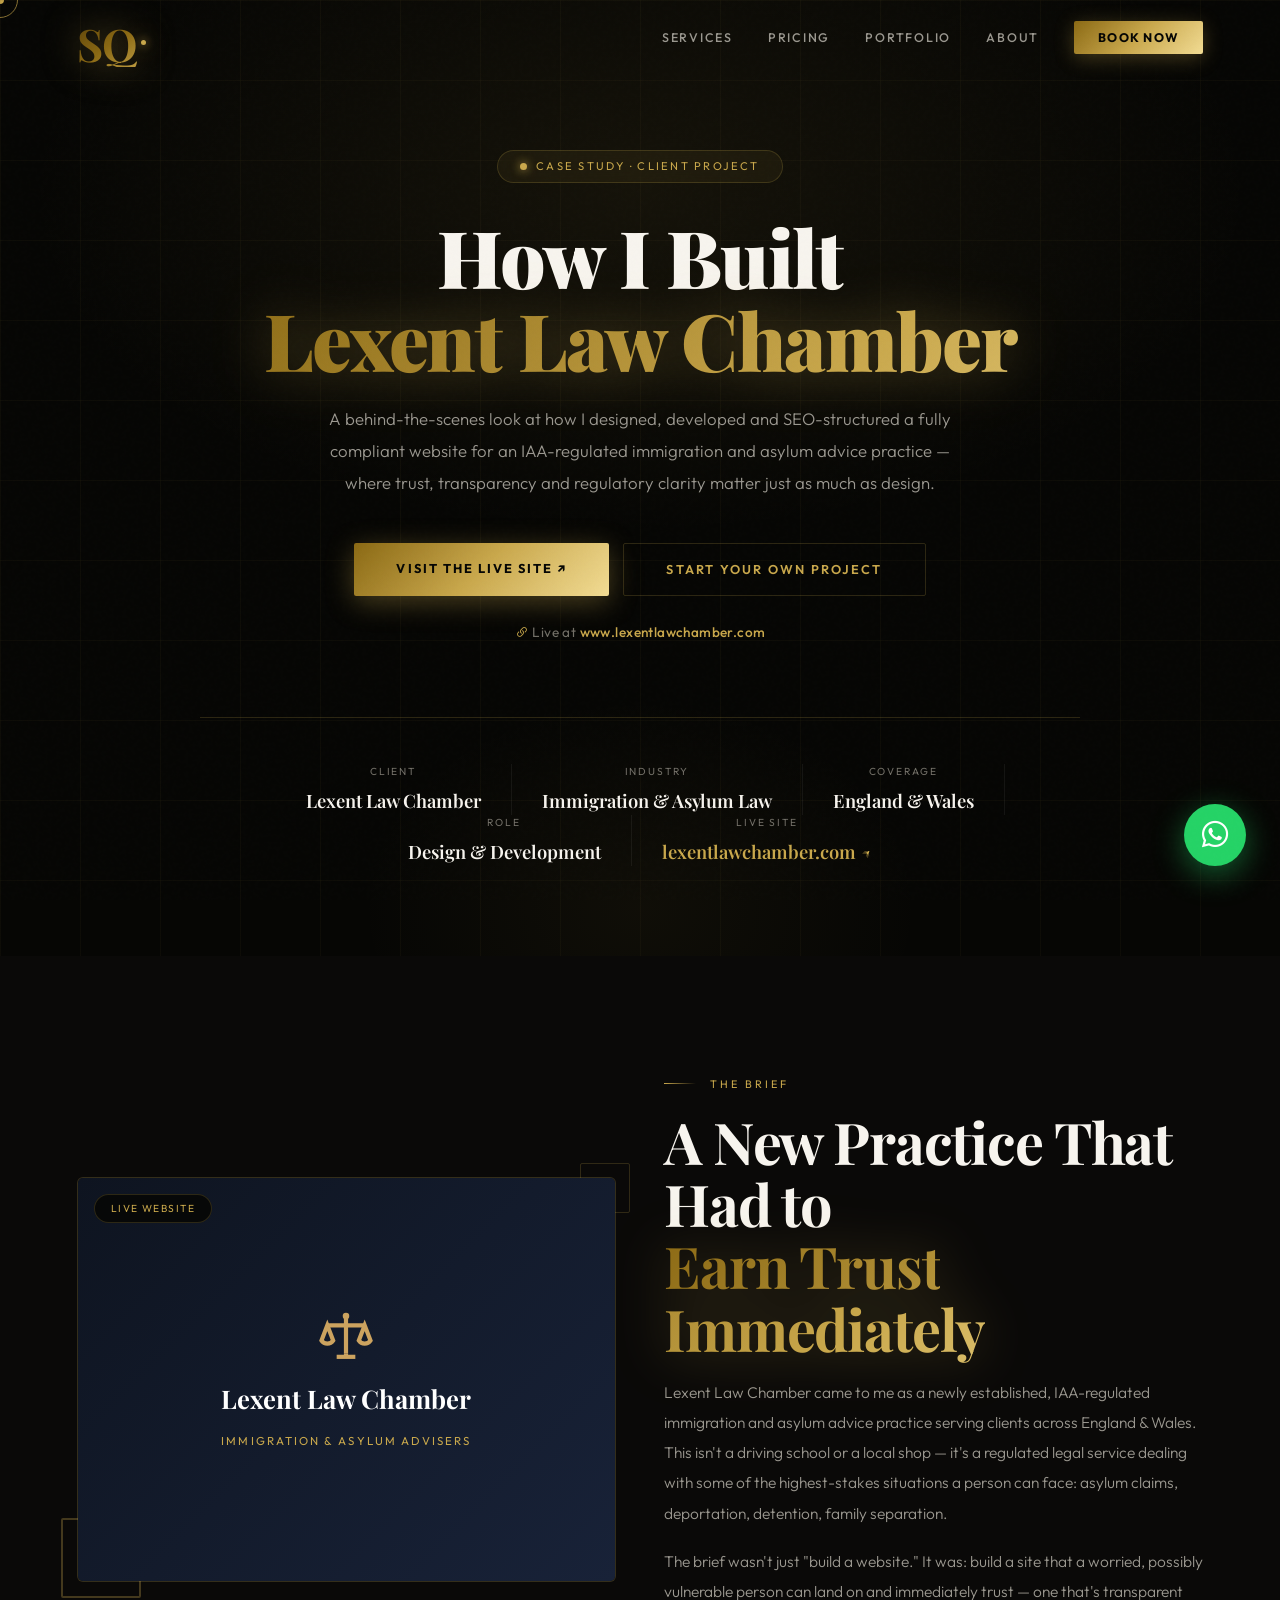
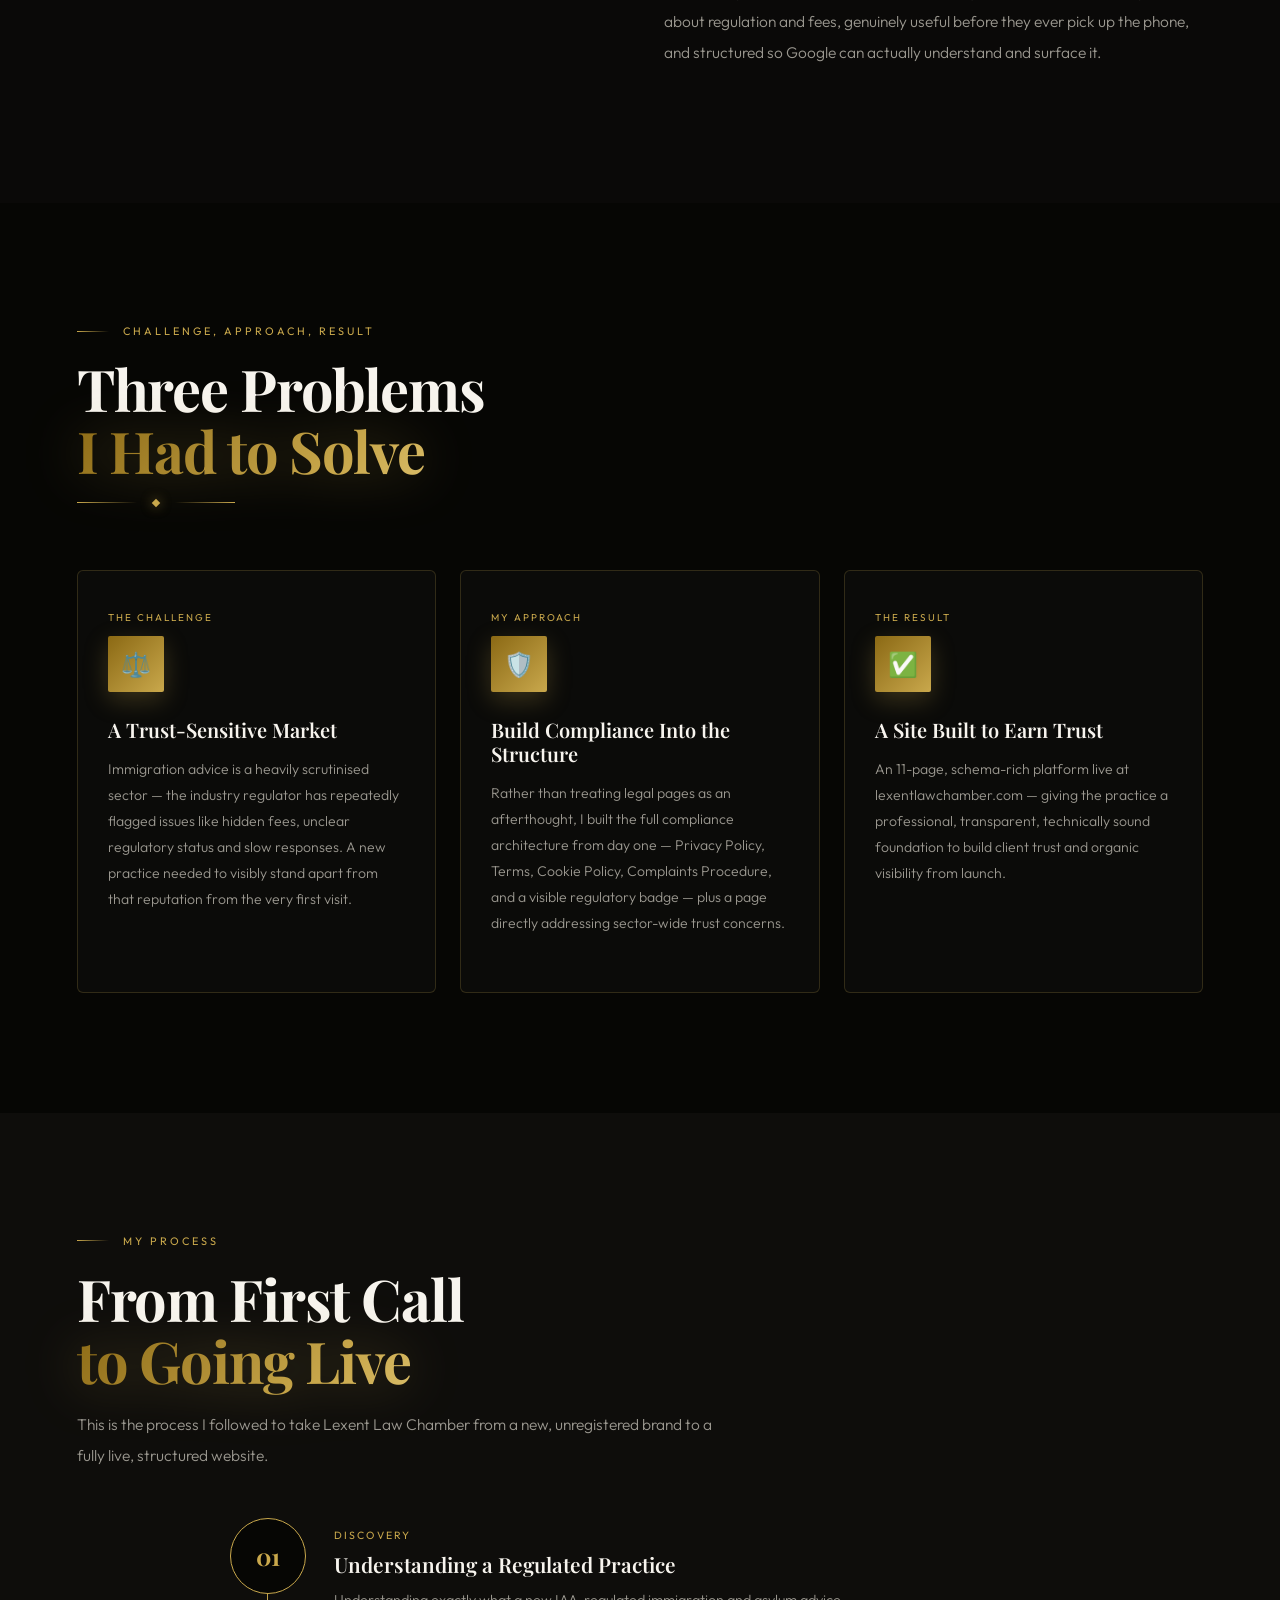
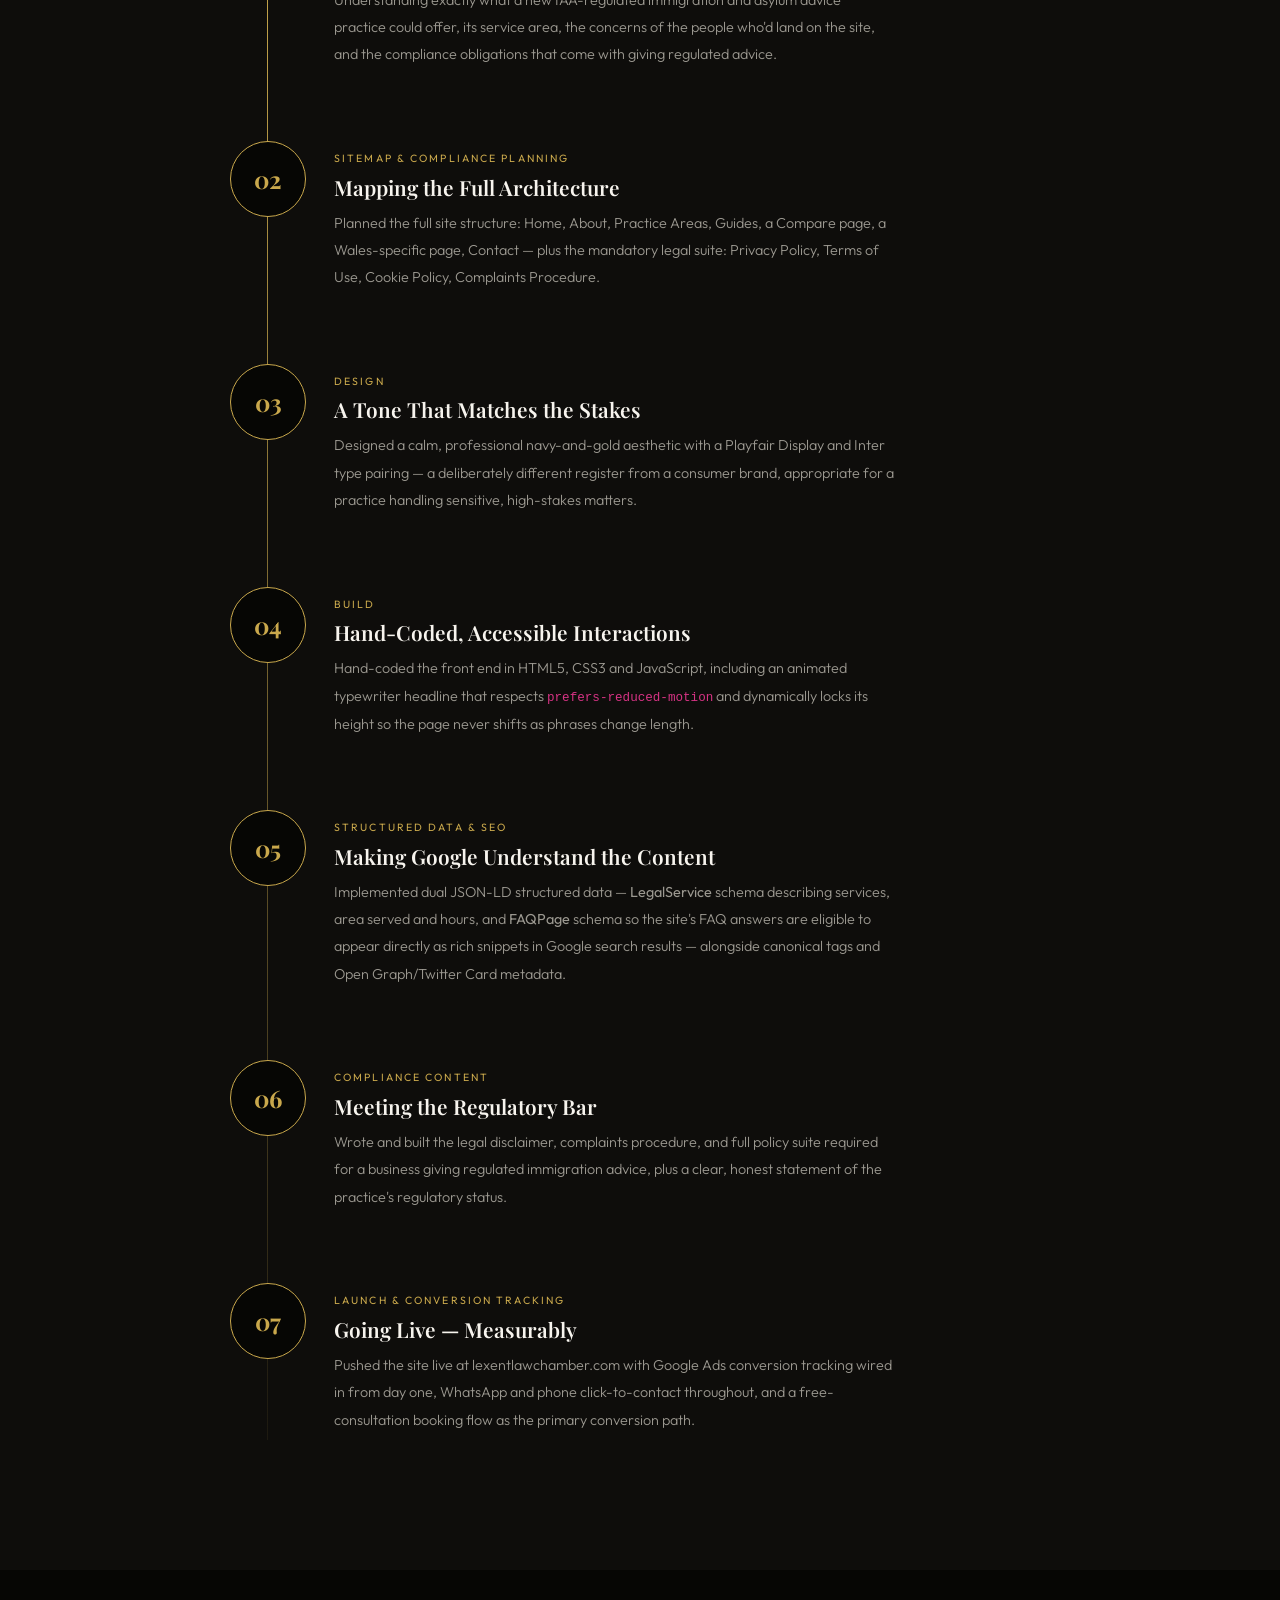
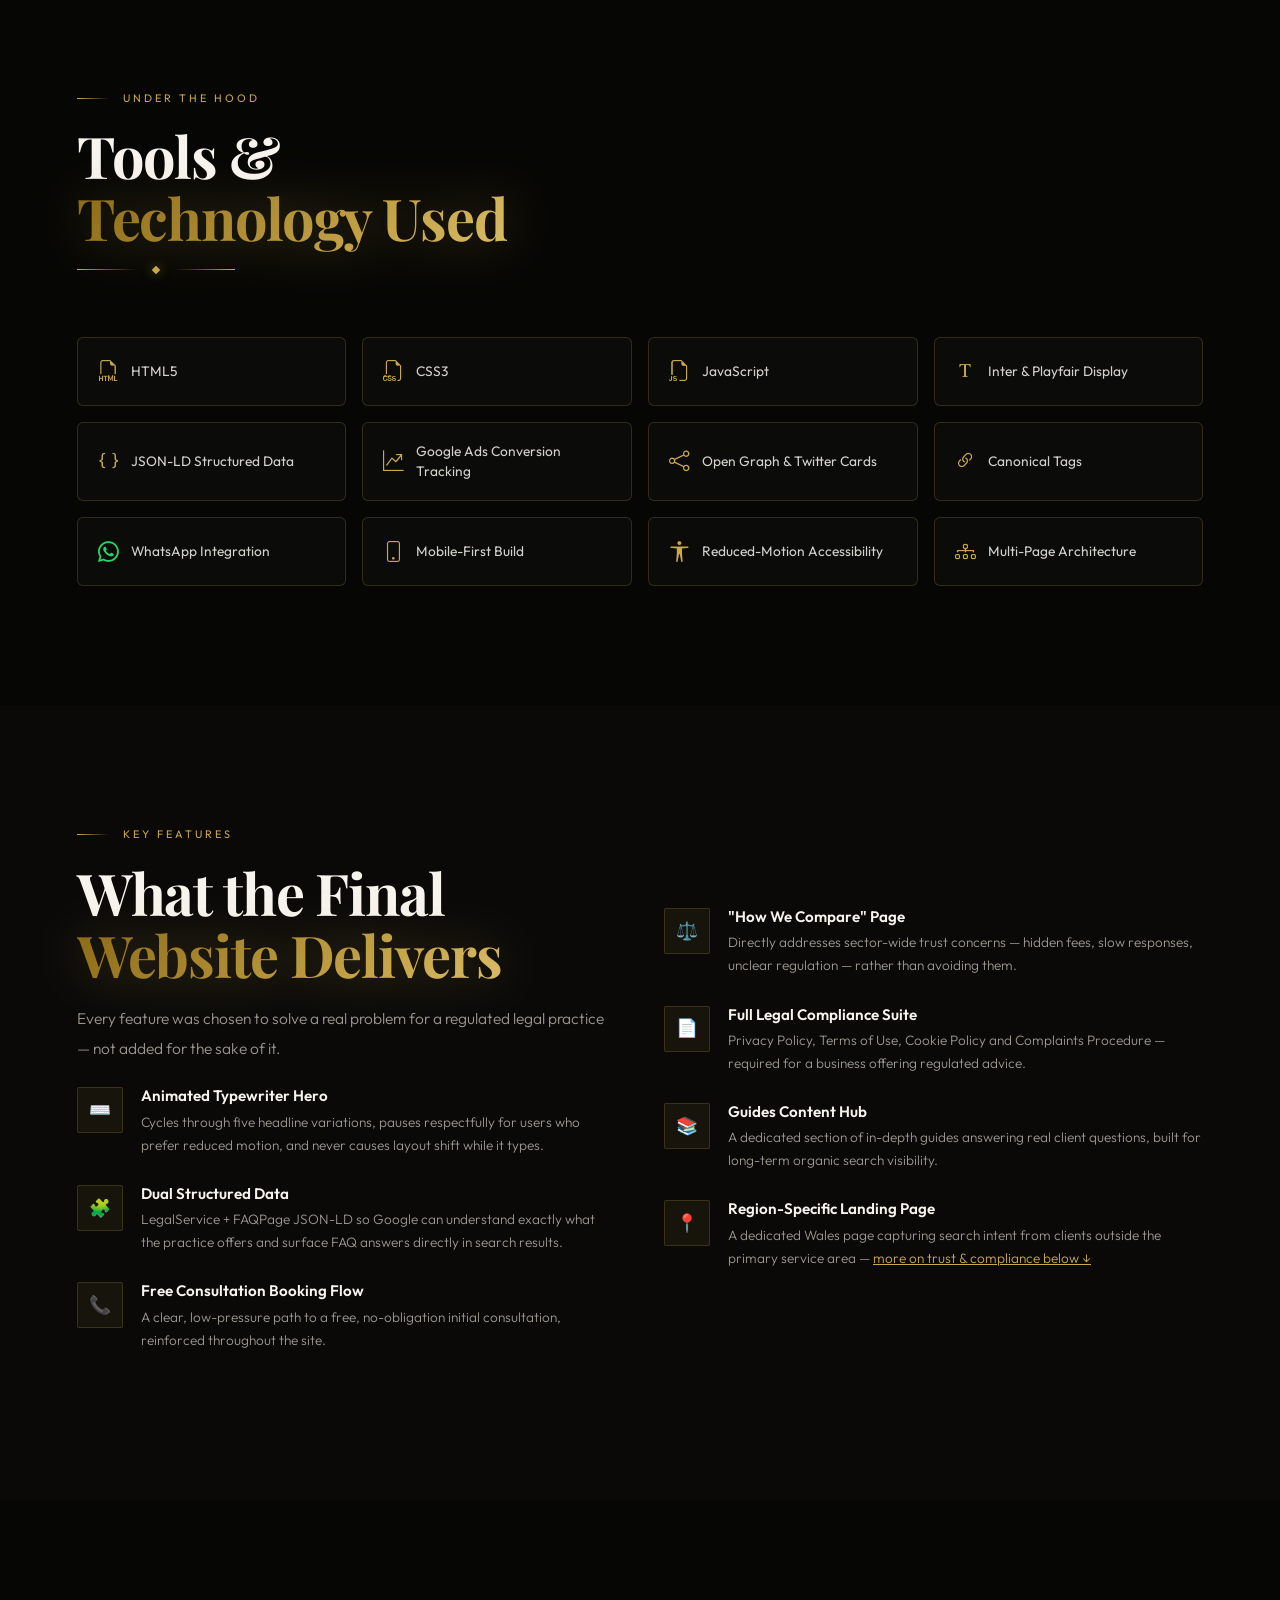
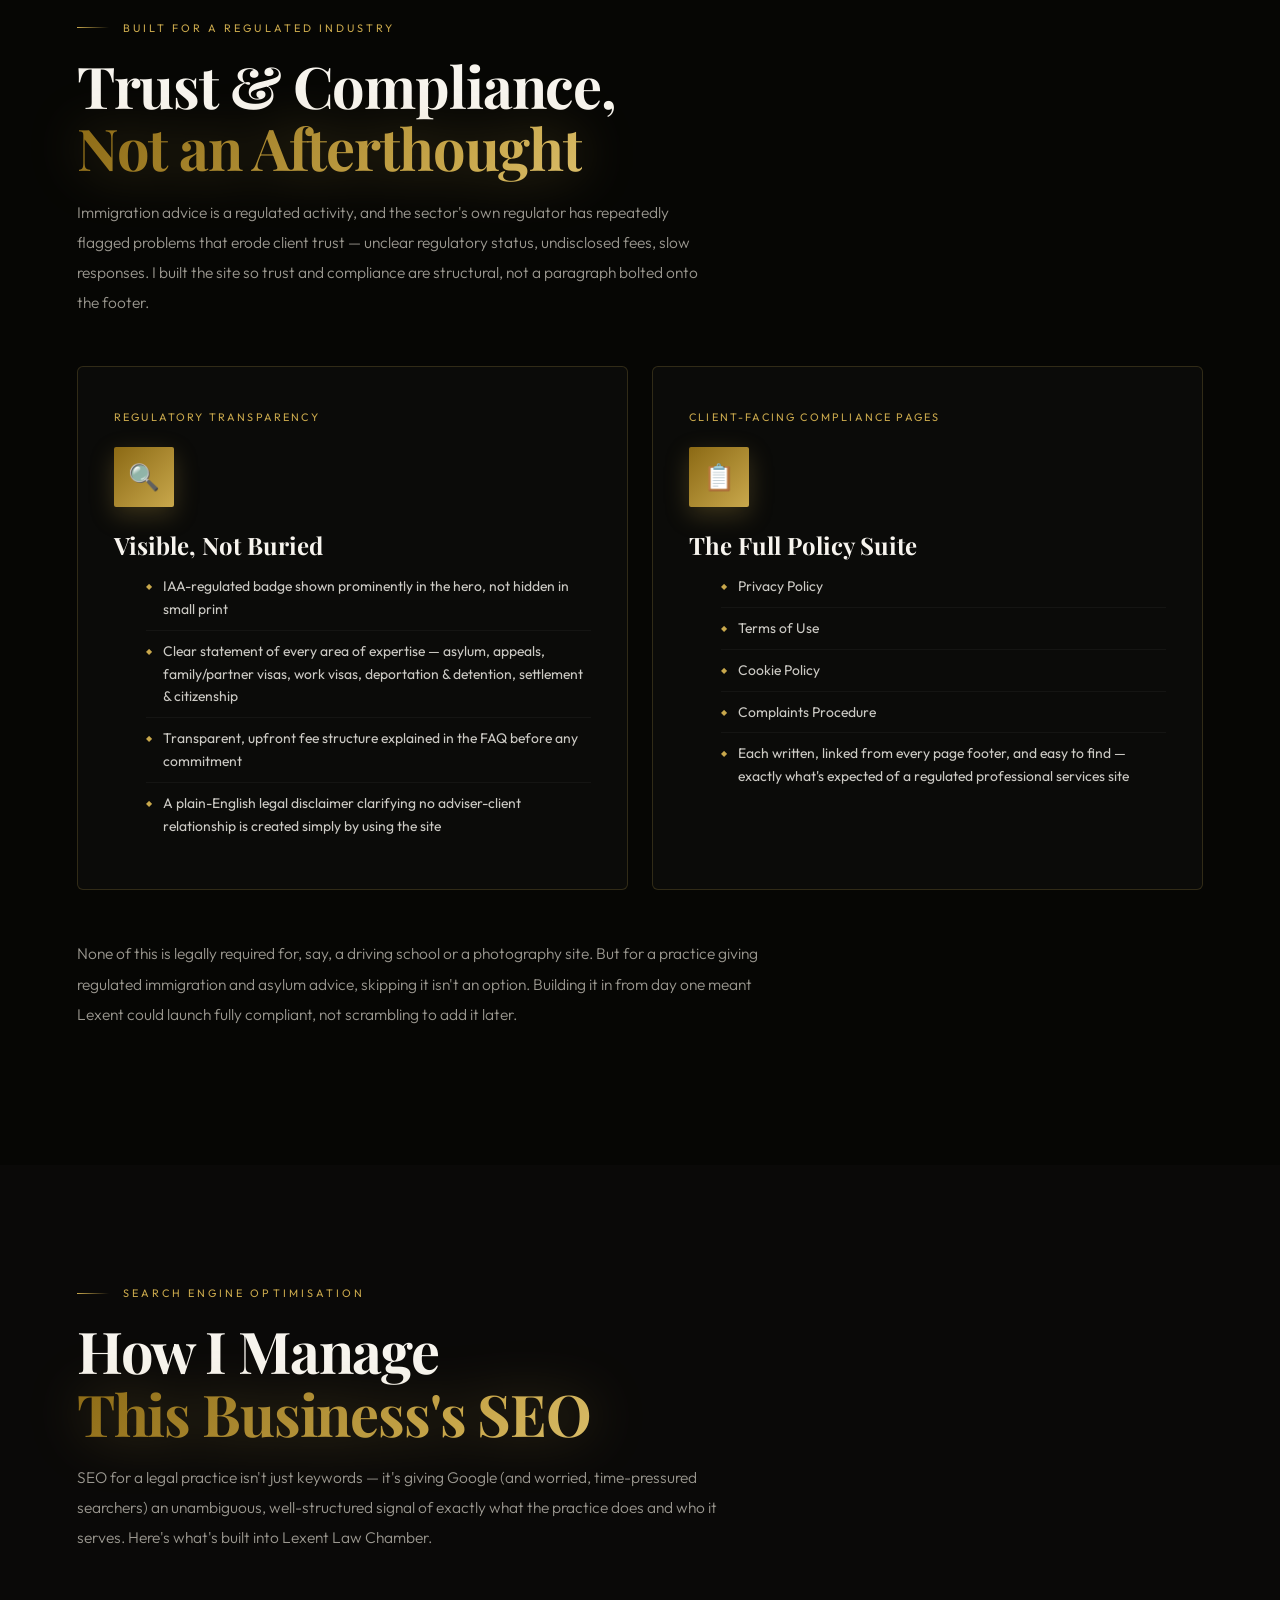
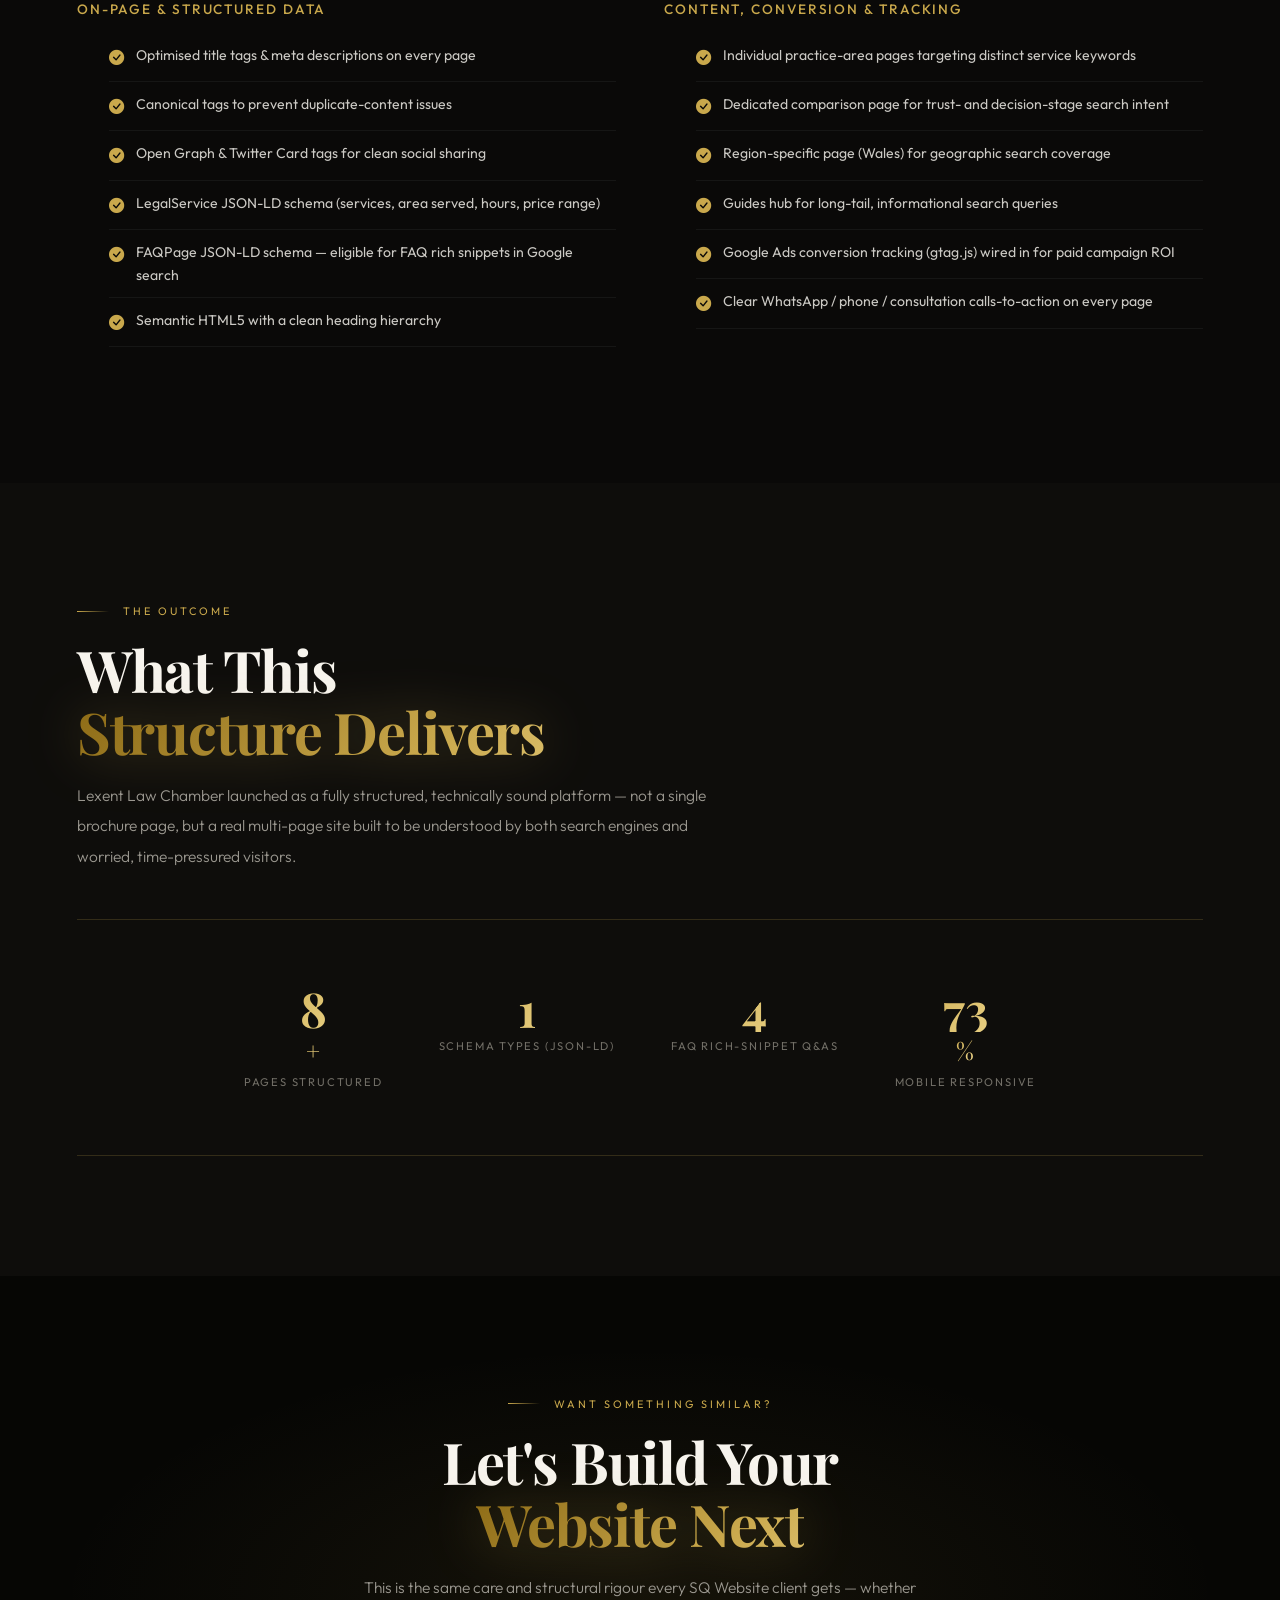
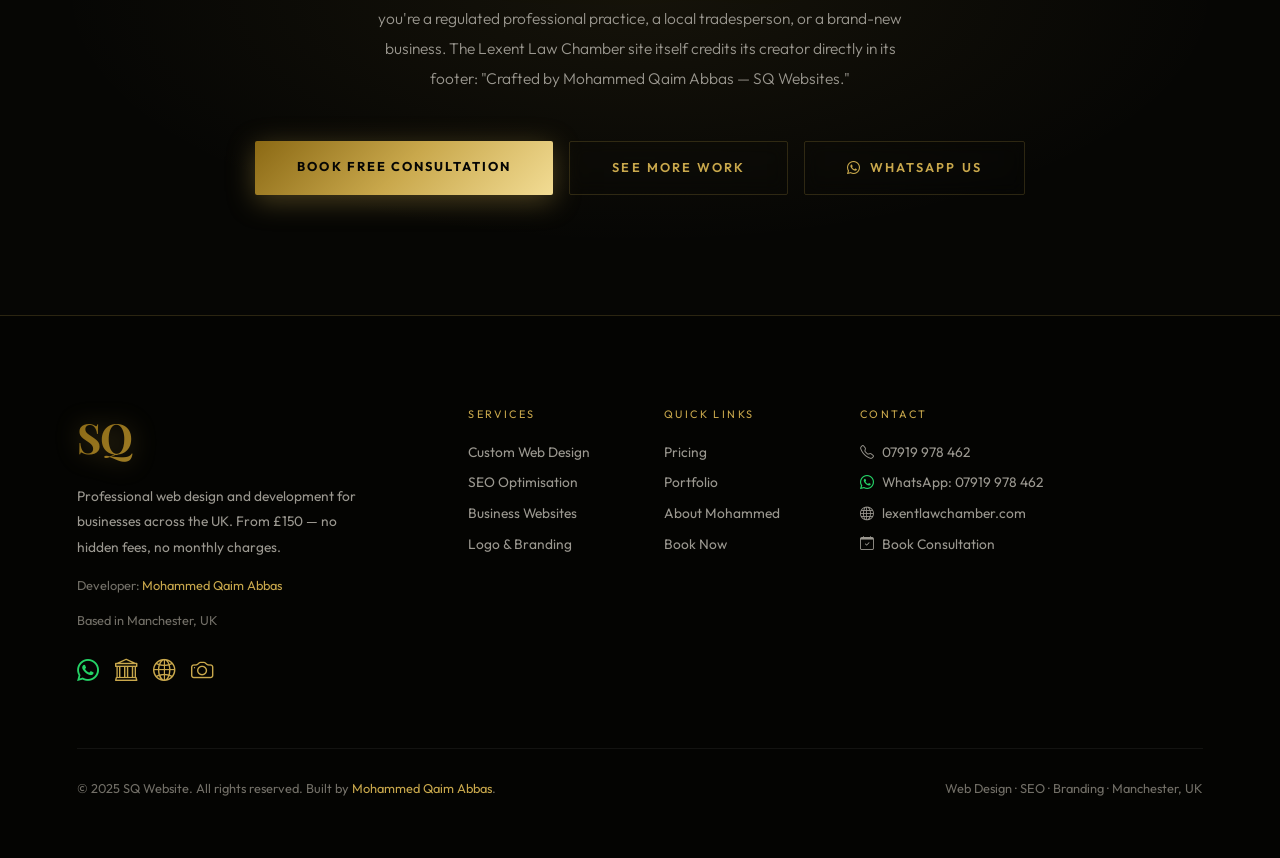
<file: case-study-lexent.html>
<!DOCTYPE html>
<html lang="en">
<head>
<meta charset="UTF-8">
<meta name="viewport" content="width=device-width, initial-scale=1.0">
<meta name="description" content="Case Study: How Mohammed Qaim Abbas designed and built Lexent Law Chamber, a fully compliant, SEO-structured website for an IAA-regulated immigration and asylum advice practice.">
<title>Case Study: Lexent Law Chamber — How I Built It | SQ Website</title>
<link rel="preconnect" href="https://fonts.googleapis.com">
<link href="https://fonts.googleapis.com/css2?family=Playfair+Display:ital,wght@0,400;0,500;0,600;0,700;0,900;1,400;1,700&family=Outfit:wght@200;300;400;500;600;700&display=swap" rel="stylesheet">
<link rel="stylesheet" href="https://cdn.jsdelivr.net/npm/bootstrap@5.3.3/dist/css/bootstrap.min.css">
<link rel="stylesheet" href="https://cdn.jsdelivr.net/npm/bootstrap-icons@1.11.3/font/bootstrap-icons.min.css">
<style>
/* ═══════════════════════════════════════════
   DESIGN TOKENS (shared with homepage)
═══════════════════════════════════════════ */
:root {
  --gold:        #C9A84C;
  --gold-light:  #F2DC94;
  --gold-bright: #FFE680;
  --gold-dark:   #8B6914;
  --gold-deep:   #5C4309;
  --gold-glow:   rgba(201,168,76,0.35);
  --gold-subtle: rgba(201,168,76,0.07);
  --gold-border: rgba(201,168,76,0.2);
  --bg-solid:    #060604;
  --bg2:         #0a0908;
  --bg3:         #0e0d0b;
  --white:       #F7F4EE;
  --grey:        #726f67;
  --grey-light:  #9b9890;
  --radius:      2px;
  --radius-lg:   6px;
}

*,*::before,*::after { margin:0; padding:0; box-sizing:border-box; }
html { scroll-behavior:smooth; font-size:16px; }

body {
  background:#060604;
  color:var(--white);
  font-family:'Outfit',sans-serif;
  overflow-x:hidden;
  cursor:none;
}

/* ───── CUSTOM CURSOR ───── */
#cur-dot {
  width:8px; height:8px;
  background:var(--gold);
  border-radius:50%;
  position:fixed; top:0; left:0;
  pointer-events:none; z-index:99999;
  transform:translate(-50%,-50%);
  transition:transform .12s, background .2s;
  mix-blend-mode:difference;
}
#cur-ring {
  width:36px; height:36px;
  border:1.5px solid rgba(201,168,76,.65);
  border-radius:50%;
  position:fixed; top:0; left:0;
  pointer-events:none; z-index:99998;
  transform:translate(-50%,-50%);
  transition:width .25s, height .25s, opacity .25s, border-color .25s;
}
body.cursor-hover #cur-dot { transform:translate(-50%,-50%) scale(2.5); }
body.cursor-hover #cur-ring { width:50px; height:50px; border-color:var(--gold); }

/* ───── SCROLL PROGRESS ───── */
#scroll-progress {
  position:fixed; top:0; left:0; height:2px; z-index:9999;
  background:linear-gradient(90deg, var(--gold-dark), var(--gold-light), var(--gold-bright));
  width:0%; transition:width .08s linear;
  box-shadow:0 0 12px var(--gold-glow);
}

/* ═══════════════════════════════════════════
   NAV
═══════════════════════════════════════════ */
#navbar {
  position:fixed; top:0; left:0; right:0; z-index:1000;
  padding:22px 6%;
  display:flex; align-items:center; justify-content:space-between;
  transition: padding .4s, background .4s, backdrop-filter .4s, border-color .4s;
  border-bottom:1px solid transparent;
}
#navbar.scrolled {
  padding:12px 6%;
  background:rgba(6,6,4,.93);
  backdrop-filter:blur(24px);
  border-color:var(--gold-border);
}

.logo-sq {
  font-family:'Playfair Display',serif;
  font-size:2.8rem;
  font-weight:700;
  text-decoration:none;
  position:relative;
  display:inline-flex;
  align-items:center;
  line-height:1;
  letter-spacing:-.02em;
}
.logo-sq .sq-letter {
  background: linear-gradient(145deg, var(--gold-deep) 0%, var(--gold-dark) 18%, var(--gold) 38%, var(--gold-light) 55%, var(--gold-bright) 62%, var(--gold-light) 70%, var(--gold) 82%, var(--gold-dark) 100%);
  background-size:300% 300%;
  -webkit-background-clip:text; -webkit-text-fill-color:transparent; background-clip:text;
  animation:logoShimmer 3.5s ease-in-out infinite;
  filter:drop-shadow(0 0 18px rgba(201,168,76,.5));
  position:relative;
}
@keyframes logoShimmer { 0%,100% { background-position:0% 50%; } 50% { background-position:100% 50%; } }
.logo-sq .sq-dot {
  display:block; width:5px; height:5px; background:var(--gold); border-radius:50%;
  margin-left:4px; margin-bottom:4px;
  box-shadow:0 0 10px var(--gold), 0 0 24px rgba(201,168,76,.5);
  animation:dotPulse 2s ease-in-out infinite; flex-shrink:0;
}
@keyframes dotPulse { 0%,100% { transform:scale(1); box-shadow:0 0 10px var(--gold); } 50% { transform:scale(1.6); box-shadow:0 0 20px var(--gold), 0 0 40px rgba(201,168,76,.4); } }

.nav-links { display:flex; gap:2.2rem; list-style:none; align-items:center; }
.nav-links a {
  color:var(--grey-light); text-decoration:none; font-size:.78rem; font-weight:500;
  letter-spacing:.14em; text-transform:uppercase; transition:color .3s; position:relative; padding-bottom:4px;
}
.nav-links a::after {
  content:''; position:absolute; bottom:0; left:0; right:0; height:1px; background:var(--gold);
  transform:scaleX(0); transform-origin:left; transition:transform .35s cubic-bezier(.4,0,.2,1);
}
.nav-links a:hover { color:var(--gold); }
.nav-links a:hover::after { transform:scaleX(1); }

.btn-nav {
  background:linear-gradient(135deg,var(--gold-dark),var(--gold),var(--gold-light)) !important;
  color:var(--bg-solid) !important; padding:9px 24px !important; border-radius:var(--radius) !important;
  font-weight:700 !important; letter-spacing:.1em !important;
  box-shadow:0 4px 20px rgba(201,168,76,.3); transition:transform .3s, box-shadow .3s !important;
}
.btn-nav::after { display:none !important; }
.btn-nav:hover { transform:translateY(-2px) !important; box-shadow:0 10px 32px rgba(201,168,76,.5) !important; }

.hamburger { display:none; flex-direction:column; gap:5px; border:none; background:none; cursor:pointer; }
.hamburger span { display:block; width:24px; height:1.5px; background:var(--gold); transition:.3s; }
@media(max-width:991px) { .hamburger { display:flex; } .nav-links { display:none; } }
.nav-links.mobile-open {
  display:flex; flex-direction:column; position:fixed; inset:0; top:0;
  background:rgba(6,6,4,.98); backdrop-filter:blur(20px);
  align-items:center; justify-content:center; gap:2.5rem; z-index:999;
}

/* ═══════════════════════════════════════════
   PAGE HERO
═══════════════════════════════════════════ */
.case-hero {
  min-height:78vh; display:flex; align-items:center; justify-content:center;
  text-align:center; position:relative; padding:150px 6% 90px; overflow:hidden; background:#060604;
}
.case-hero::before {
  content:''; position:absolute; inset:0;
  background:
    radial-gradient(ellipse 80% 60% at 50% 20%, rgba(201,168,76,.08) 0%, transparent 60%),
    radial-gradient(ellipse 40% 40% at 50% 95%, rgba(201,168,76,.05) 0%, transparent 55%);
  pointer-events:none;
}
.case-hero-grid {
  position:absolute; inset:0;
  background-image:linear-gradient(rgba(201,168,76,.04) 1px, transparent 1px), linear-gradient(90deg, rgba(201,168,76,.04) 1px, transparent 1px);
  background-size:80px 80px; animation:gridBreath 8s ease-in-out infinite;
}
@keyframes gridBreath { 0%,100% { opacity:.3; } 50% { opacity:.8; } }
.case-hero-content { position:relative; z-index:3; max-width:880px; margin:0 auto; }

.hero-badge {
  display:inline-flex; align-items:center; gap:9px; border:1px solid var(--gold-border);
  padding:7px 22px; border-radius:100px; font-size:.7rem; letter-spacing:.2em; text-transform:uppercase;
  color:var(--gold); margin-bottom:32px; background:var(--gold-subtle); backdrop-filter:blur(10px);
  animation:fadeDown .9s cubic-bezier(.4,0,.2,1) both;
}
.live-dot { width:7px; height:7px; background:var(--gold); border-radius:50%; box-shadow:0 0 10px var(--gold); animation:livePulse 1.8s ease-in-out infinite; }
@keyframes livePulse { 0%,100% { transform:scale(1); opacity:1; } 50% { transform:scale(1.7); opacity:.4; } }

.case-hero h1 {
  font-family:'Playfair Display',serif; font-size:clamp(2.6rem,6.2vw,5.2rem);
  font-weight:900; line-height:1.05; margin-bottom:22px;
  animation:fadeUp 1s cubic-bezier(.4,0,.2,1) .15s both; letter-spacing:-.02em;
}
.h1-line1 { color:var(--white); display:block; }
.h1-line2 { display:block; }

.gold-text {
  background:linear-gradient(135deg, var(--gold-dark) 0%, var(--gold) 30%, var(--gold-light) 55%, var(--gold-bright) 65%, var(--gold-light) 75%, var(--gold) 90%, var(--gold-dark) 100%);
  background-size:250% 250%;
  -webkit-background-clip:text; -webkit-text-fill-color:transparent; background-clip:text;
  animation:goldShimmer 4s ease-in-out infinite;
  filter:drop-shadow(0 0 28px rgba(201,168,76,.4));
}
@keyframes goldShimmer { 0%,100% { background-position:0% 50%; } 50% { background-position:100% 50%; } }

.hero-sub {
  font-size:1.05rem; color:var(--grey-light); max-width:640px; margin:0 auto 44px;
  line-height:1.9; font-weight:300; animation:fadeUp 1s .5s both;
}
.hero-cta { display:flex; gap:14px; justify-content:center; flex-wrap:wrap; animation:fadeUp 1s .65s both; }

.btn-primary-gold {
  background:linear-gradient(135deg, var(--gold-dark), var(--gold), var(--gold-light));
  color:var(--bg-solid); padding:16px 42px; font-family:'Outfit',sans-serif; font-size:.8rem; font-weight:700;
  letter-spacing:.16em; text-transform:uppercase; border:none; border-radius:var(--radius);
  cursor:pointer; text-decoration:none; display:inline-block; position:relative; overflow:hidden;
  transition:transform .3s, box-shadow .3s; box-shadow:0 6px 28px rgba(201,168,76,.35);
}
.btn-primary-gold::before { content:''; position:absolute; inset:0; background:linear-gradient(135deg, var(--gold-light), var(--gold-bright)); opacity:0; transition:opacity .3s; }
.btn-primary-gold:hover { transform:translateY(-3px); box-shadow:0 18px 50px rgba(201,168,76,.55); color:var(--bg-solid); }
.btn-primary-gold:hover::before { opacity:1; }
.btn-primary-gold span { position:relative; z-index:1; }

.btn-outline-gold {
  background:transparent; color:var(--gold); padding:16px 42px; font-family:'Outfit',sans-serif;
  font-size:.8rem; font-weight:600; letter-spacing:.16em; text-transform:uppercase;
  border:1px solid var(--gold-border); border-radius:var(--radius); cursor:pointer; text-decoration:none;
  display:inline-block; transition:all .3s; position:relative; overflow:hidden; backdrop-filter:blur(8px);
}
.btn-outline-gold::before { content:''; position:absolute; inset:0; background:var(--gold-subtle); opacity:0; transition:opacity .3s; }
.btn-outline-gold:hover { color:var(--gold); border-color:rgba(201,168,76,.55); transform:translateY(-3px); box-shadow:0 10px 32px rgba(201,168,76,.2); }
.btn-outline-gold:hover::before { opacity:1; }

/* ─ META STRIP ─ */
.meta-strip {
  display:flex; flex-wrap:wrap; gap:0; justify-content:center;
  margin-top:74px; padding-top:46px; border-top:1px solid var(--gold-border);
  animation:fadeUp 1s .85s both;
}
.meta-item { padding:0 30px; text-align:center; border-right:1px solid rgba(255,255,255,.06); }
.meta-item:last-child { border-right:none; }
.meta-label { font-size:.64rem; letter-spacing:.18em; text-transform:uppercase; color:var(--grey); margin-bottom:8px; }
.meta-value { font-family:'Playfair Display',serif; font-size:1.15rem; font-weight:600; color:var(--white); }
.meta-value a { color:var(--gold); text-decoration:none; }
.meta-value a:hover { text-decoration:underline; }
@media(max-width:768px){ .meta-item { padding:10px 18px; border-right:none; border-bottom:1px solid rgba(255,255,255,.06); flex:1 1 45%; } }

/* ═══════════════════════════════════════════
   GENERAL SECTION
═══════════════════════════════════════════ */
section { padding:120px 6%; }
.section-bg2 { background:var(--bg2); }
.section-bg3 { background:var(--bg3); }

.s-eyebrow {
  display:flex; align-items:center; gap:14px; font-size:.68rem; letter-spacing:.28em;
  text-transform:uppercase; color:var(--gold); margin-bottom:18px;
}
.s-eyebrow::before { content:''; width:32px; height:1px; background:linear-gradient(90deg,var(--gold),transparent); }

.s-title {
  font-family:'Playfair Display',serif; font-size:clamp(2.1rem,4.5vw,3.6rem);
  font-weight:700; line-height:1.08; margin-bottom:18px; letter-spacing:-.02em;
}
.s-body { color:var(--grey-light); font-size:.97rem; line-height:1.95; max-width:640px; font-weight:300; }
.s-body + .s-body { margin-top:18px; }

.ornament { display:flex; align-items:center; gap:16px; margin-bottom:64px; justify-content:flex-start; }
.ornament-line { height:1px; width:60px; background:linear-gradient(90deg,var(--gold),transparent); }
.ornament-diamond { width:6px; height:6px; background:var(--gold); transform:rotate(45deg); box-shadow:0 0 12px rgba(201,168,76,.6); }

/* ═══════════════════════════════════════════
   OVERVIEW SPLIT
═══════════════════════════════════════════ */
.overview-figure {
  border:1px solid var(--gold-border); border-radius:var(--radius-lg); overflow:hidden;
  background:rgba(255,255,255,.022); position:relative;
}
.overview-figure-visual {
  width:100%; aspect-ratio:4/3; display:flex; flex-direction:column; align-items:center; justify-content:center; gap:14px;
  background:linear-gradient(135deg,#0e1420,#182238); padding:40px; text-align:center;
}
.overview-figure .work-badge {
  position:absolute; top:16px; left:16px; background:rgba(6,6,4,.85); border:1px solid var(--gold-border);
  border-radius:100px; color:var(--gold); font-size:.64rem; letter-spacing:.14em; text-transform:uppercase;
  padding:6px 16px; backdrop-filter:blur(10px);
}
.deco-corner-1 { position:absolute; bottom:-16px; left:-16px; width:80px; height:80px; border:2px solid rgba(201,168,76,.3); border-radius:2px; z-index:-1; }
.deco-corner-2 { position:absolute; top:-14px; right:-14px; width:50px; height:50px; border:1px solid rgba(201,168,76,.2); border-radius:2px; z-index:-1; }

/* ═══════════════════════════════════════════
   CHALLENGE / SOLUTION / RESULT
═══════════════════════════════════════════ */
.card-serv {
  background:rgba(255,255,255,.022); border:1px solid var(--gold-border); padding:40px 30px;
  border-radius:var(--radius-lg); position:relative; overflow:hidden; height:100%;
  transition:transform .45s cubic-bezier(.4,0,.2,1), box-shadow .45s, border-color .45s;
}
.card-serv::before {
  content:''; position:absolute; top:0; left:0; right:0; height:2px;
  background:linear-gradient(90deg, transparent, var(--gold), transparent);
  transform:scaleX(0); transform-origin:center; transition:transform .5s cubic-bezier(.4,0,.2,1);
}
.card-serv:hover { transform:translateY(-10px); border-color:rgba(201,168,76,.45); box-shadow:0 28px 70px rgba(0,0,0,.55), 0 0 50px rgba(201,168,76,.12); }
.card-serv:hover::before { transform:scaleX(1); }
.serv-icon-wrap {
  width:56px; height:56px; background:linear-gradient(135deg,var(--gold-dark),var(--gold)); border-radius:var(--radius);
  display:flex; align-items:center; justify-content:center; font-size:1.5rem; margin-bottom:26px;
  box-shadow:0 8px 24px rgba(201,168,76,.25);
}
.card-serv h3 { font-family:'Playfair Display',serif; font-size:1.25rem; font-weight:600; margin-bottom:14px; }
.card-serv p { color:var(--grey-light); font-size:.88rem; line-height:1.85; font-weight:300; }
.card-serv .step-tag { font-size:.62rem; letter-spacing:.2em; text-transform:uppercase; color:var(--gold); margin-bottom:10px; display:block; }

/* ═══════════════════════════════════════════
   PROCESS TIMELINE
═══════════════════════════════════════════ */
.timeline { max-width:820px; margin:0 auto; position:relative; }
.timeline::before {
  content:''; position:absolute; left:37px; top:10px; bottom:10px; width:1px;
  background:linear-gradient(180deg, var(--gold), rgba(201,168,76,.08));
}
.t-item { display:flex; gap:28px; margin-bottom:56px; position:relative; }
.t-item:last-child { margin-bottom:0; }
.t-num {
  width:76px; height:76px; flex-shrink:0; border:1.5px solid var(--gold); border-radius:50%;
  display:flex; align-items:center; justify-content:center; font-family:'Playfair Display',serif;
  font-size:1.5rem; font-weight:700; color:var(--gold); background:var(--bg-solid); position:relative; z-index:1;
  transition:background .35s, color .35s, box-shadow .35s;
}
.t-item:hover .t-num { background:linear-gradient(135deg,var(--gold-dark),var(--gold)); color:var(--bg-solid); box-shadow:0 0 40px rgba(201,168,76,.45); }
.t-content { padding-top:10px; }
.t-content .t-label { font-size:.66rem; letter-spacing:.2em; text-transform:uppercase; color:var(--gold); margin-bottom:8px; }
.t-content h3 { font-family:'Playfair Display',serif; font-size:1.3rem; font-weight:600; margin-bottom:10px; }
.t-content p { color:var(--grey-light); font-size:.9rem; line-height:1.9; font-weight:300; max-width:560px; }
@media(max-width:576px){ .timeline::before{ left:29px; } .t-num{ width:60px; height:60px; font-size:1.15rem; } .t-item{ gap:18px; } }

/* ═══════════════════════════════════════════
   TECH STACK
═══════════════════════════════════════════ */
.tech-chip {
  display:flex; align-items:center; gap:12px; background:rgba(255,255,255,.022); border:1px solid var(--gold-border);
  border-radius:var(--radius-lg); padding:18px 20px; transition:transform .3s, border-color .3s, box-shadow .3s; height:100%;
}
.tech-chip:hover { transform:translateY(-4px); border-color:rgba(201,168,76,.4); box-shadow:0 14px 34px rgba(0,0,0,.35); }
.tech-chip i { font-size:1.3rem; color:var(--gold); flex-shrink:0; }
.tech-chip span { font-size:.86rem; color:rgba(247,244,238,.85); font-weight:400; }

/* ═══════════════════════════════════════════
   FEATURES
═══════════════════════════════════════════ */
.feat-row { display:flex; gap:18px; align-items:flex-start; margin-bottom:28px; }
.feat-icon {
  width:46px; height:46px; flex-shrink:0; background:var(--gold-subtle); border:1px solid var(--gold-border);
  border-radius:var(--radius); display:flex; align-items:center; justify-content:center; font-size:1.1rem;
}
.feat-row h4 { font-size:.95rem; font-weight:600; margin-bottom:5px; }
.feat-row p { color:var(--grey-light); font-size:.85rem; line-height:1.7; font-weight:300; margin:0; }

/* ═══════════════════════════════════════════
   COMPLIANCE / TRUST CARDS
═══════════════════════════════════════════ */
.portal-card {
  background:rgba(255,255,255,.022); border:1px solid var(--gold-border); border-radius:var(--radius-lg);
  padding:42px 36px; height:100%; position:relative; overflow:hidden;
  transition:transform .4s, box-shadow .4s, border-color .4s;
}
.portal-card:hover { transform:translateY(-8px); border-color:rgba(201,168,76,.4); box-shadow:0 24px 60px rgba(0,0,0,.45), 0 0 40px rgba(201,168,76,.1); }
.portal-icon-wrap {
  width:60px; height:60px; background:linear-gradient(135deg,var(--gold-dark),var(--gold)); border-radius:var(--radius);
  display:flex; align-items:center; justify-content:center; font-size:1.6rem; margin-bottom:24px;
  box-shadow:0 8px 24px rgba(201,168,76,.25);
}
.portal-card h3 { font-family:'Playfair Display',serif; font-size:1.5rem; font-weight:700; margin-bottom:6px; }
.portal-tag { font-size:.68rem; letter-spacing:.2em; text-transform:uppercase; color:var(--gold); margin-bottom:22px; display:block; }
.portal-list { list-style:none; margin-bottom:0; }
.portal-list li {
  display:flex; align-items:flex-start; gap:11px; padding:9px 0;
  border-bottom:1px solid rgba(255,255,255,.04); font-size:.87rem; color:rgba(247,244,238,.82); line-height:1.65;
}
.portal-list li:last-child { border-bottom:none; }
.portal-list li::before { content:'◆'; color:var(--gold); font-size:.5rem; flex-shrink:0; margin-top:5px; }

/* ═══════════════════════════════════════════
   SEO CHECKLIST
═══════════════════════════════════════════ */
.check-list { list-style:none; }
.check-list li {
  display:flex; align-items:flex-start; gap:12px; padding:11px 0;
  border-bottom:1px solid rgba(255,255,255,.05); font-size:.88rem; color:rgba(247,244,238,.82); line-height:1.6;
}
.check-list li i { color:var(--gold); font-size:.95rem; margin-top:2px; flex-shrink:0; }

/* ═══════════════════════════════════════════
   RESULTS STATS
═══════════════════════════════════════════ */
.results-bar {
  display:flex; gap:56px; justify-content:center; flex-wrap:wrap; padding:64px 6%;
  border-top:1px solid var(--gold-border); border-bottom:1px solid var(--gold-border);
}
.stat-number {
  font-family:'Playfair Display',serif; font-size:3rem; font-weight:700; line-height:1;
  background:linear-gradient(135deg, var(--gold), var(--gold-light));
  -webkit-background-clip:text; -webkit-text-fill-color:transparent; background-clip:text; display:block;
}
.stat-suffix {
  font-family:'Playfair Display',serif; font-size:1.5rem;
  background:linear-gradient(135deg, var(--gold), var(--gold-light));
  -webkit-background-clip:text; -webkit-text-fill-color:transparent; background-clip:text;
}
.stat-label { font-size:.7rem; letter-spacing:.16em; text-transform:uppercase; color:var(--grey); margin-top:6px; font-weight:400; }

/* ═══════════════════════════════════════════
   CTA BANNER
═══════════════════════════════════════════ */
.cta-section { position:relative; overflow:hidden; text-align:center; padding:120px 6%; }
.cta-section::before { content:''; position:absolute; inset:0; background:radial-gradient(ellipse 70% 60% at 50% 50%, rgba(201,168,76,.08), transparent 65%); }
.cta-section > * { position:relative; z-index:1; }

/* ═══════════════════════════════════════════
   FOOTER
═══════════════════════════════════════════ */
footer { background:#040402; border-top:1px solid var(--gold-border); padding:90px 6% 44px; }
.footer-logo {
  font-family:'Playfair Display',serif; font-size:2.6rem; font-weight:700;
  background:linear-gradient(135deg,var(--gold-dark),var(--gold),var(--gold-light));
  background-size:200%; -webkit-background-clip:text; -webkit-text-fill-color:transparent; background-clip:text;
  animation:goldShimmer 4s ease-in-out infinite; letter-spacing:-.01em; filter:drop-shadow(0 0 12px rgba(201,168,76,.3));
}
.f-col-head { font-size:.68rem; letter-spacing:.22em; text-transform:uppercase; color:var(--gold); margin-bottom:20px; }
.f-link { color:var(--grey-light); text-decoration:none; font-size:.86rem; display:block; margin-bottom:10px; transition:color .25s; }
.f-link:hover { color:var(--gold); }
.footer-hr { border-top:1px solid rgba(255,255,255,.06); padding-top:30px; margin-top:60px; display:flex; align-items:center; justify-content:space-between; flex-wrap:wrap; gap:12px; }
.footer-hr p { color:var(--grey); font-size:.8rem; }
.footer-hr a { color:var(--gold); text-decoration:none; }

/* ═══════════════════════════════════════════
   WHATSAPP FLOAT
═══════════════════════════════════════════ */
.wa-float {
  position:fixed; bottom:34px; right:34px; z-index:900; width:62px; height:62px; background:#25D366;
  border-radius:50%; display:flex; align-items:center; justify-content:center; font-size:1.7rem;
  text-decoration:none; box-shadow:0 8px 32px rgba(37,211,102,.45); animation:waPulse 2.8s ease-in-out infinite; transition:transform .3s;
}
.wa-float:hover { transform:scale(1.1); }
@keyframes waPulse { 0%,100% { box-shadow:0 8px 32px rgba(37,211,102,.45); } 50% { box-shadow:0 8px 60px rgba(37,211,102,.75); } }

/* ═══════════════════════════════════════════
   REVEAL / SHARED ANIMATIONS
═══════════════════════════════════════════ */
.reveal { opacity:0; transform:translateY(40px); transition:opacity .85s cubic-bezier(.4,0,.2,1), transform .85s cubic-bezier(.4,0,.2,1); }
.reveal.visible { opacity:1; transform:translateY(0); }
.rd1 { transition-delay:.12s; } .rd2 { transition-delay:.24s; } .rd3 { transition-delay:.36s; } .rd4 { transition-delay:.48s; }

@keyframes fadeDown { from { opacity:0; transform:translateY(-18px); } to { opacity:1; transform:translateY(0); } }
@keyframes fadeUp   { from { opacity:0; transform:translateY(30px); }  to { opacity:1; transform:translateY(0); } }

body::after {
  content:''; position:fixed; inset:0;
  background-image:url("data:image/svg+xml,%3Csvg viewBox='0 0 256 256' xmlns='http://www.w3.org/2000/svg'%3E%3Cfilter id='n'%3E%3CfeTurbulence type='fractalNoise' baseFrequency='0.85' numOctaves='4'/%3E%3C/filter%3E%3Crect width='100%25' height='100%25' filter='url(%23n)' opacity='0.04'/%3E%3C/svg%3E");
  pointer-events:none; z-index:9990; opacity:.35;
}

@media(max-width:768px) {
  section { padding:80px 5%; }
  footer { padding:60px 5% 32px; }
  .results-bar { gap:26px; padding:48px 5%; }
}
</style>
</head>
<body>

<div id="cur-dot"></div>
<div id="cur-ring"></div>
<div id="scroll-progress"></div>

<!-- ═══ NAV ═══ -->
<nav id="navbar">
  <a href="index.html" class="logo-sq text-decoration-none">
    <span class="sq-letter">SQ</span><span class="sq-dot"></span>
  </a>

  <ul class="nav-links" id="navLinks">
    <li><a href="index.html#services">Services</a></li>
    <li><a href="index.html#pricing">Pricing</a></li>
    <li><a href="index.html#portfolio">Portfolio</a></li>
    <li><a href="index.html#about">About</a></li>
    <li><a href="index.html#booking" class="btn-nav">Book Now</a></li>
  </ul>

  <button class="hamburger" id="hamburger" aria-label="Menu">
    <span></span><span></span><span></span>
  </button>
</nav>

<a class="wa-float" href="https://wa.me/447919978462?text=Hi%20Mohammed%2C%20I%20saw%20the%20Lexent%20Law%20Chamber%20case%20study%20and%20I%27m%20interested%20in%20a%20website." target="_blank" rel="noopener" title="Chat on WhatsApp">
  <i class="bi bi-whatsapp" style="color:#fff;font-size:1.65rem;"></i>
</a>

<!-- ═══ HERO ═══ -->
<section class="case-hero">
  <div class="case-hero-grid"></div>
  <div class="case-hero-content">
    <div class="hero-badge">
      <span class="live-dot"></span>
      Case Study &middot; Client Project
    </div>

    <h1>
      <span class="h1-line1">How I Built</span>
      <span class="h1-line2 gold-text">Lexent Law Chamber</span>
    </h1>

    <p class="hero-sub">
      A behind-the-scenes look at how I designed, developed and SEO-structured a fully compliant website for an IAA-regulated immigration and asylum advice practice — where trust, transparency and regulatory clarity matter just as much as design.
    </p>

    <div class="hero-cta">
      <a href="https://www.lexentlawchamber.com/" target="_blank" rel="noopener" class="btn-primary-gold"><span>Visit the Live Site ↗</span></a>
      <a href="index.html#booking" class="btn-outline-gold">Start Your Own Project</a>
    </div>

    <p style="margin-top:26px;color:var(--grey);font-size:.85rem;letter-spacing:.03em;">
      <i class="bi bi-link-45deg" style="color:var(--gold);"></i> Live at
      <a href="https://www.lexentlawchamber.com/" target="_blank" rel="noopener" style="color:var(--gold);text-decoration:none;font-weight:500;">www.lexentlawchamber.com</a>
    </p>

    <div class="meta-strip">
      <div class="meta-item"><div class="meta-label">Client</div><div class="meta-value">Lexent Law Chamber</div></div>
      <div class="meta-item"><div class="meta-label">Industry</div><div class="meta-value">Immigration &amp; Asylum Law</div></div>
      <div class="meta-item"><div class="meta-label">Coverage</div><div class="meta-value">England &amp; Wales</div></div>
      <div class="meta-item"><div class="meta-label">Role</div><div class="meta-value">Design &amp; Development</div></div>
      <div class="meta-item"><div class="meta-label">Live Site</div><div class="meta-value"><a href="https://www.lexentlawchamber.com/" target="_blank" rel="noopener">lexentlawchamber.com ↗</a></div></div>
    </div>
  </div>
</section>

<!-- ═══ OVERVIEW ═══ -->
<section class="section-bg2" id="overview">
  <div class="row align-items-center g-5">
    <div class="col-lg-6 reveal">
      <div class="position-relative">
        <div class="overview-figure">
          <div class="overview-figure-visual">
            <svg width="56" height="56" viewBox="0 0 24 24" fill="none" stroke="#cca35f" stroke-width="1.8" aria-hidden="true">
              <line x1="12" y1="3" x2="12" y2="19"/><line x1="4" y1="7" x2="20" y2="7"/>
              <circle cx="12" cy="3" r="1.4" fill="#cca35f" stroke="none"/>
              <path d="M4 7 L1.5 13.5a3 3 0 0 0 5 0L4 7z"/><path d="M20 7 L17.5 13.5a3 3 0 0 0 5 0L20 7z"/>
              <line x1="8" y1="20.5" x2="16" y2="20.5"/><line x1="12" y1="19" x2="12" y2="20.5"/>
            </svg>
            <div style="font-family:'Playfair Display',serif;font-size:1.6rem;font-weight:700;color:#fff;">Lexent Law Chamber</div>
            <div style="color:var(--gold);font-size:.72rem;letter-spacing:.18em;text-transform:uppercase;">Immigration &amp; Asylum Advisers</div>
          </div>
          <div class="work-badge">Live Website</div>
        </div>
        <div class="deco-corner-1"></div>
        <div class="deco-corner-2"></div>
      </div>
    </div>

    <div class="col-lg-6 reveal rd1">
      <div class="s-eyebrow">The Brief</div>
      <h2 class="s-title">A New Practice That Had to<br><span class="gold-text">Earn Trust Immediately</span></h2>
      <p class="s-body">Lexent Law Chamber came to me as a newly established, IAA-regulated immigration and asylum advice practice serving clients across England &amp; Wales. This isn't a driving school or a local shop — it's a regulated legal service dealing with some of the highest-stakes situations a person can face: asylum claims, deportation, detention, family separation.</p>
      <p class="s-body">The brief wasn't just "build a website." It was: build a site that a worried, possibly vulnerable person can land on and immediately trust — one that's transparent about regulation and fees, genuinely useful before they ever pick up the phone, and structured so Google can actually understand and surface it.</p>
    </div>
  </div>
</section>

<!-- ═══ CHALLENGE / APPROACH / RESULT ═══ -->
<section id="challenge">
  <div class="s-eyebrow reveal">Challenge, Approach, Result</div>
  <h2 class="s-title reveal">Three Problems<br><span class="gold-text">I Had to Solve</span></h2>
  <div class="ornament reveal"><div class="ornament-line"></div><div class="ornament-diamond"></div><div class="ornament-line" style="background:linear-gradient(270deg,var(--gold),transparent)"></div></div>

  <div class="row g-4">
    <div class="col-lg-4 reveal">
      <div class="card-serv">
        <span class="step-tag">The Challenge</span>
        <div class="serv-icon-wrap">⚖️</div>
        <h3>A Trust-Sensitive Market</h3>
        <p>Immigration advice is a heavily scrutinised sector — the industry regulator has repeatedly flagged issues like hidden fees, unclear regulatory status and slow responses. A new practice needed to visibly stand apart from that reputation from the very first visit.</p>
      </div>
    </div>
    <div class="col-lg-4 reveal rd1">
      <div class="card-serv">
        <span class="step-tag">My Approach</span>
        <div class="serv-icon-wrap">🛡️</div>
        <h3>Build Compliance Into the Structure</h3>
        <p>Rather than treating legal pages as an afterthought, I built the full compliance architecture from day one — Privacy Policy, Terms, Cookie Policy, Complaints Procedure, and a visible regulatory badge — plus a page directly addressing sector-wide trust concerns.</p>
      </div>
    </div>
    <div class="col-lg-4 reveal rd2">
      <div class="card-serv">
        <span class="step-tag">The Result</span>
        <div class="serv-icon-wrap">✅</div>
        <h3>A Site Built to Earn Trust</h3>
        <p>An 11-page, schema-rich platform live at lexentlawchamber.com — giving the practice a professional, transparent, technically sound foundation to build client trust and organic visibility from launch.</p>
      </div>
    </div>
  </div>
</section>

<!-- ═══ PROCESS TIMELINE ═══ -->
<section class="section-bg3" id="process">
  <div class="s-eyebrow reveal">My Process</div>
  <h2 class="s-title reveal">From First Call<br><span class="gold-text">to Going Live</span></h2>
  <p class="s-body mb-5 reveal">This is the process I followed to take Lexent Law Chamber from a new, unregistered brand to a fully live, structured website.</p>

  <div class="timeline mt-5">
    <div class="t-item reveal">
      <div class="t-num">01</div>
      <div class="t-content">
        <div class="t-label">Discovery</div>
        <h3>Understanding a Regulated Practice</h3>
        <p>Understanding exactly what a new IAA-regulated immigration and asylum advice practice could offer, its service area, the concerns of the people who'd land on the site, and the compliance obligations that come with giving regulated advice.</p>
      </div>
    </div>
    <div class="t-item reveal rd1">
      <div class="t-num">02</div>
      <div class="t-content">
        <div class="t-label">Sitemap &amp; Compliance Planning</div>
        <h3>Mapping the Full Architecture</h3>
        <p>Planned the full site structure: Home, About, Practice Areas, Guides, a Compare page, a Wales-specific page, Contact — plus the mandatory legal suite: Privacy Policy, Terms of Use, Cookie Policy, Complaints Procedure.</p>
      </div>
    </div>
    <div class="t-item reveal rd2">
      <div class="t-num">03</div>
      <div class="t-content">
        <div class="t-label">Design</div>
        <h3>A Tone That Matches the Stakes</h3>
        <p>Designed a calm, professional navy-and-gold aesthetic with a Playfair Display and Inter type pairing — a deliberately different register from a consumer brand, appropriate for a practice handling sensitive, high-stakes matters.</p>
      </div>
    </div>
    <div class="t-item reveal rd3">
      <div class="t-num">04</div>
      <div class="t-content">
        <div class="t-label">Build</div>
        <h3>Hand-Coded, Accessible Interactions</h3>
        <p>Hand-coded the front end in HTML5, CSS3 and JavaScript, including an animated typewriter headline that respects <code>prefers-reduced-motion</code> and dynamically locks its height so the page never shifts as phrases change length.</p>
      </div>
    </div>
    <div class="t-item reveal">
      <div class="t-num">05</div>
      <div class="t-content">
        <div class="t-label">Structured Data &amp; SEO</div>
        <h3>Making Google Understand the Content</h3>
        <p>Implemented dual JSON-LD structured data — <strong>LegalService</strong> schema describing services, area served and hours, and <strong>FAQPage</strong> schema so the site's FAQ answers are eligible to appear directly as rich snippets in Google search results — alongside canonical tags and Open Graph/Twitter Card metadata.</p>
      </div>
    </div>
    <div class="t-item reveal rd1">
      <div class="t-num">06</div>
      <div class="t-content">
        <div class="t-label">Compliance Content</div>
        <h3>Meeting the Regulatory Bar</h3>
        <p>Wrote and built the legal disclaimer, complaints procedure, and full policy suite required for a business giving regulated immigration advice, plus a clear, honest statement of the practice's regulatory status.</p>
      </div>
    </div>
    <div class="t-item reveal rd2">
      <div class="t-num">07</div>
      <div class="t-content">
        <div class="t-label">Launch &amp; Conversion Tracking</div>
        <h3>Going Live — Measurably</h3>
        <p>Pushed the site live at lexentlawchamber.com with Google Ads conversion tracking wired in from day one, WhatsApp and phone click-to-contact throughout, and a free-consultation booking flow as the primary conversion path.</p>
      </div>
    </div>
  </div>
</section>

<!-- ═══ TECH STACK ═══ -->
<section id="stack">
  <div class="s-eyebrow reveal">Under the Hood</div>
  <h2 class="s-title reveal">Tools &amp;<br><span class="gold-text">Technology Used</span></h2>
  <div class="ornament reveal"><div class="ornament-line"></div><div class="ornament-diamond"></div><div class="ornament-line" style="background:linear-gradient(270deg,var(--gold),transparent)"></div></div>

  <div class="row g-3">
    <div class="col-6 col-md-3 reveal"><div class="tech-chip"><i class="bi bi-filetype-html"></i><span>HTML5</span></div></div>
    <div class="col-6 col-md-3 reveal rd1"><div class="tech-chip"><i class="bi bi-filetype-css"></i><span>CSS3</span></div></div>
    <div class="col-6 col-md-3 reveal rd2"><div class="tech-chip"><i class="bi bi-filetype-js"></i><span>JavaScript</span></div></div>
    <div class="col-6 col-md-3 reveal rd3"><div class="tech-chip"><i class="bi bi-fonts"></i><span>Inter &amp; Playfair Display</span></div></div>
    <div class="col-6 col-md-3 reveal"><div class="tech-chip"><i class="bi bi-braces"></i><span>JSON-LD Structured Data</span></div></div>
    <div class="col-6 col-md-3 reveal rd1"><div class="tech-chip"><i class="bi bi-graph-up-arrow"></i><span>Google Ads Conversion Tracking</span></div></div>
    <div class="col-6 col-md-3 reveal rd2"><div class="tech-chip"><i class="bi bi-share"></i><span>Open Graph &amp; Twitter Cards</span></div></div>
    <div class="col-6 col-md-3 reveal rd3"><div class="tech-chip"><i class="bi bi-link-45deg"></i><span>Canonical Tags</span></div></div>
    <div class="col-6 col-md-3 reveal"><div class="tech-chip"><i class="bi bi-whatsapp" style="color:#25D366;"></i><span>WhatsApp Integration</span></div></div>
    <div class="col-6 col-md-3 reveal rd1"><div class="tech-chip"><i class="bi bi-phone"></i><span>Mobile-First Build</span></div></div>
    <div class="col-6 col-md-3 reveal rd2"><div class="tech-chip"><i class="bi bi-universal-access"></i><span>Reduced-Motion Accessibility</span></div></div>
    <div class="col-6 col-md-3 reveal rd3"><div class="tech-chip"><i class="bi bi-diagram-3"></i><span>Multi-Page Architecture</span></div></div>
  </div>
</section>

<!-- ═══ FEATURES ═══ -->
<section class="section-bg2" id="features">
  <div class="row align-items-center g-5">
    <div class="col-lg-6 reveal">
      <div class="s-eyebrow">Key Features</div>
      <h2 class="s-title">What the Final<br><span class="gold-text">Website Delivers</span></h2>
      <p class="s-body mb-4">Every feature was chosen to solve a real problem for a regulated legal practice — not added for the sake of it.</p>

      <div class="feat-row">
        <div class="feat-icon">⌨️</div>
        <div><h4>Animated Typewriter Hero</h4><p>Cycles through five headline variations, pauses respectfully for users who prefer reduced motion, and never causes layout shift while it types.</p></div>
      </div>
      <div class="feat-row">
        <div class="feat-icon">🧩</div>
        <div><h4>Dual Structured Data</h4><p>LegalService + FAQPage JSON-LD so Google can understand exactly what the practice offers and surface FAQ answers directly in search results.</p></div>
      </div>
      <div class="feat-row">
        <div class="feat-icon">📞</div>
        <div><h4>Free Consultation Booking Flow</h4><p>A clear, low-pressure path to a free, no-obligation initial consultation, reinforced throughout the site.</p></div>
      </div>
    </div>

    <div class="col-lg-6 reveal rd1">
      <div class="feat-row" style="margin-top:0;">
        <div class="feat-icon">⚖️</div>
        <div><h4>"How We Compare" Page</h4><p>Directly addresses sector-wide trust concerns — hidden fees, slow responses, unclear regulation — rather than avoiding them.</p></div>
      </div>
      <div class="feat-row">
        <div class="feat-icon">📄</div>
        <div><h4>Full Legal Compliance Suite</h4><p>Privacy Policy, Terms of Use, Cookie Policy and Complaints Procedure — required for a business offering regulated advice.</p></div>
      </div>
      <div class="feat-row">
        <div class="feat-icon">📚</div>
        <div><h4>Guides Content Hub</h4><p>A dedicated section of in-depth guides answering real client questions, built for long-term organic search visibility.</p></div>
      </div>
      <div class="feat-row">
        <div class="feat-icon">📍</div>
        <div><h4>Region-Specific Landing Page</h4><p>A dedicated Wales page capturing search intent from clients outside the primary service area — <a href="#compliance" style="color:var(--gold);">more on trust &amp; compliance below ↓</a></p></div>
      </div>
    </div>
  </div>
</section>

<!-- ═══ TRUST & COMPLIANCE ═══ -->
<section id="compliance">
  <div class="s-eyebrow reveal">Built for a Regulated Industry</div>
  <h2 class="s-title reveal">Trust &amp; Compliance,<br><span class="gold-text">Not an Afterthought</span></h2>
  <p class="s-body mb-5 reveal">Immigration advice is a regulated activity, and the sector's own regulator has repeatedly flagged problems that erode client trust — unclear regulatory status, undisclosed fees, slow responses. I built the site so trust and compliance are structural, not a paragraph bolted onto the footer.</p>

  <div class="row g-4 align-items-stretch">
    <div class="col-lg-6 reveal">
      <div class="portal-card">
        <span class="portal-tag">Regulatory Transparency</span>
        <div class="portal-icon-wrap">🔍</div>
        <h3>Visible, Not Buried</h3>
        <ul class="portal-list">
          <li>IAA-regulated badge shown prominently in the hero, not hidden in small print</li>
          <li>Clear statement of every area of expertise — asylum, appeals, family/partner visas, work visas, deportation &amp; detention, settlement &amp; citizenship</li>
          <li>Transparent, upfront fee structure explained in the FAQ before any commitment</li>
          <li>A plain-English legal disclaimer clarifying no adviser-client relationship is created simply by using the site</li>
        </ul>
      </div>
    </div>

    <div class="col-lg-6 reveal rd1">
      <div class="portal-card">
        <span class="portal-tag">Client-Facing Compliance Pages</span>
        <div class="portal-icon-wrap">📋</div>
        <h3>The Full Policy Suite</h3>
        <ul class="portal-list">
          <li>Privacy Policy</li>
          <li>Terms of Use</li>
          <li>Cookie Policy</li>
          <li>Complaints Procedure</li>
          <li>Each written, linked from every page footer, and easy to find — exactly what's expected of a regulated professional services site</li>
        </ul>
      </div>
    </div>
  </div>

  <p class="s-body mt-5 reveal" style="max-width:720px;">None of this is legally required for, say, a driving school or a photography site. But for a practice giving regulated immigration and asylum advice, skipping it isn't an option. Building it in from day one meant Lexent could launch fully compliant, not scrambling to add it later.</p>
</section>

<!-- ═══ SEO CHECKLIST ═══ -->
<section class="section-bg2" id="seo">
  <div class="s-eyebrow reveal">Search Engine Optimisation</div>
  <h2 class="s-title reveal">How I Manage<br><span class="gold-text">This Business's SEO</span></h2>
  <p class="s-body mb-5 reveal">SEO for a legal practice isn't just keywords — it's giving Google (and worried, time-pressured searchers) an unambiguous, well-structured signal of exactly what the practice does and who it serves. Here's what's built into Lexent Law Chamber.</p>

  <div class="row g-4 g-lg-5">
    <div class="col-lg-6 reveal">
      <h4 style="font-size:.85rem;letter-spacing:.14em;text-transform:uppercase;color:var(--gold);margin-bottom:16px;">On-Page &amp; Structured Data</h4>
      <ul class="check-list">
        <li><i class="bi bi-check-circle-fill"></i>Optimised title tags &amp; meta descriptions on every page</li>
        <li><i class="bi bi-check-circle-fill"></i>Canonical tags to prevent duplicate-content issues</li>
        <li><i class="bi bi-check-circle-fill"></i>Open Graph &amp; Twitter Card tags for clean social sharing</li>
        <li><i class="bi bi-check-circle-fill"></i>LegalService JSON-LD schema (services, area served, hours, price range)</li>
        <li><i class="bi bi-check-circle-fill"></i>FAQPage JSON-LD schema — eligible for FAQ rich snippets in Google search</li>
        <li><i class="bi bi-check-circle-fill"></i>Semantic HTML5 with a clean heading hierarchy</li>
      </ul>
    </div>
    <div class="col-lg-6 reveal rd1">
      <h4 style="font-size:.85rem;letter-spacing:.14em;text-transform:uppercase;color:var(--gold);margin-bottom:16px;">Content, Conversion &amp; Tracking</h4>
      <ul class="check-list">
        <li><i class="bi bi-check-circle-fill"></i>Individual practice-area pages targeting distinct service keywords</li>
        <li><i class="bi bi-check-circle-fill"></i>Dedicated comparison page for trust- and decision-stage search intent</li>
        <li><i class="bi bi-check-circle-fill"></i>Region-specific page (Wales) for geographic search coverage</li>
        <li><i class="bi bi-check-circle-fill"></i>Guides hub for long-tail, informational search queries</li>
        <li><i class="bi bi-check-circle-fill"></i>Google Ads conversion tracking (gtag.js) wired in for paid campaign ROI</li>
        <li><i class="bi bi-check-circle-fill"></i>Clear WhatsApp / phone / consultation calls-to-action on every page</li>
      </ul>
    </div>
  </div>
</section>

<!-- ═══ RESULTS ═══ -->
<section class="section-bg3" id="results">
  <div class="s-eyebrow reveal">The Outcome</div>
  <h2 class="s-title reveal">What This<br><span class="gold-text">Structure Delivers</span></h2>
  <p class="s-body mb-5 reveal">Lexent Law Chamber launched as a fully structured, technically sound platform — not a single brochure page, but a real multi-page site built to be understood by both search engines and worried, time-pressured visitors.</p>

  <div class="results-bar mt-5 reveal">
    <div class="text-center">
      <span class="stat-number" data-target="11">0</span><span class="stat-suffix">+</span>
      <div class="stat-label">Pages Structured</div>
    </div>
    <div class="text-center">
      <span class="stat-number" data-target="2">0</span>
      <div class="stat-label">Schema Types (JSON-LD)</div>
    </div>
    <div class="text-center">
      <span class="stat-number" data-target="6">0</span>
      <div class="stat-label">FAQ Rich-Snippet Q&amp;As</div>
    </div>
    <div class="text-center">
      <span class="stat-number" data-target="100">0</span><span class="stat-suffix">%</span>
      <div class="stat-label">Mobile Responsive</div>
    </div>
  </div>
</section>

<!-- ═══ CTA ═══ -->
<section class="cta-section">
  <div class="s-eyebrow justify-content-center reveal">Want Something Similar?</div>
  <h2 class="s-title reveal">Let's Build Your<br><span class="gold-text">Website Next</span></h2>
  <p class="s-body mx-auto text-center mb-5 reveal" style="max-width:560px;">This is the same care and structural rigour every SQ Website client gets — whether you're a regulated professional practice, a local tradesperson, or a brand-new business. The Lexent Law Chamber site itself credits its creator directly in its footer: "Crafted by Mohammed Qaim Abbas — SQ Websites."</p>
  <div class="reveal d-flex gap-3 justify-content-center flex-wrap">
    <a href="index.html#booking" class="btn-primary-gold"><span>Book Free Consultation</span></a>
    <a href="index.html#portfolio" class="btn-outline-gold">See More Work</a>
    <a href="https://wa.me/447919978462?text=Hi%20Mohammed%2C%20I%20saw%20the%20Lexent%20Law%20Chamber%20case%20study%20and%20I%27d%20like%20a%20quote." target="_blank" rel="noopener" class="btn-outline-gold"><i class="bi bi-whatsapp me-2"></i>WhatsApp Us</a>
  </div>
</section>

<!-- ═══ FOOTER ═══ -->
<footer>
  <div class="row g-5 mb-2">
    <div class="col-lg-4">
      <div class="footer-logo mb-3">SQ</div>
      <p style="color:var(--grey-light);font-size:.86rem;line-height:1.85;max-width:290px;">Professional web design and development for businesses across the UK. From £150 — no hidden fees, no monthly charges.</p>
      <p style="color:var(--grey);font-size:.8rem;margin-top:14px;">Developer: <span style="color:var(--gold);">Mohammed Qaim Abbas</span></p>
      <p style="color:var(--grey);font-size:.8rem;">Based in Manchester, UK</p>
      <div class="d-flex gap-3 mt-4">
        <a href="https://wa.me/447919978462" target="_blank" style="color:#25D366;font-size:1.4rem;"><i class="bi bi-whatsapp"></i></a>
        <a href="https://www.lexentlawchamber.com/" target="_blank" rel="noopener" style="color:var(--gold);font-size:1.4rem;"><i class="bi bi-bank"></i></a>
        <a href="https://www.drivesq.co.uk" target="_blank" rel="noopener" style="color:var(--gold);font-size:1.4rem;"><i class="bi bi-globe2"></i></a>
        <a href="https://mqabbas.github.io/CINEEVENTS-WEBSITE/" target="_blank" style="color:var(--gold);font-size:1.4rem;"><i class="bi bi-camera"></i></a>
      </div>
    </div>
    <div class="col-lg-2 col-6">
      <div class="f-col-head">Services</div>
      <a href="index.html#services" class="f-link">Custom Web Design</a>
      <a href="index.html#services" class="f-link">SEO Optimisation</a>
      <a href="index.html#services" class="f-link">Business Websites</a>
      <a href="index.html#services" class="f-link">Logo &amp; Branding</a>
    </div>
    <div class="col-lg-2 col-6">
      <div class="f-col-head">Quick Links</div>
      <a href="index.html#pricing" class="f-link">Pricing</a>
      <a href="index.html#portfolio" class="f-link">Portfolio</a>
      <a href="index.html#about" class="f-link">About Mohammed</a>
      <a href="index.html#booking" class="f-link">Book Now</a>
    </div>
    <div class="col-lg-4">
      <div class="f-col-head">Contact</div>
      <a href="tel:07919978462" class="f-link"><i class="bi bi-telephone me-2"></i>07919 978 462</a>
      <a href="https://wa.me/447919978462" target="_blank" class="f-link"><i class="bi bi-whatsapp me-2" style="color:#25D366;"></i>WhatsApp: 07919 978 462</a>
      <a href="https://www.lexentlawchamber.com/" target="_blank" rel="noopener" class="f-link"><i class="bi bi-globe me-2"></i>lexentlawchamber.com</a>
      <a href="index.html#booking" class="f-link"><i class="bi bi-calendar-check me-2"></i>Book Consultation</a>
    </div>
  </div>
  <div class="footer-hr">
    <p>© 2025 SQ Website. All rights reserved. Built by <a href="index.html#about">Mohammed Qaim Abbas</a>.</p>
    <p>Web Design · SEO · Branding · Manchester, UK</p>
  </div>
</footer>

<script>
/* CURSOR */
const curDot = document.getElementById('cur-dot');
const curRing = document.getElementById('cur-ring');
let mx=0,my=0,rx=window.innerWidth/2,ry=window.innerHeight/2;
document.addEventListener('mousemove', e => {
  mx = e.clientX; my = e.clientY;
  curDot.style.left = mx+'px'; curDot.style.top = my+'px';
});
(function animRing() {
  rx += (mx-rx)*.12; ry += (my-ry)*.12;
  curRing.style.left = rx+'px'; curRing.style.top = ry+'px';
  requestAnimationFrame(animRing);
})();
document.querySelectorAll('a,button,.card-serv,.tech-chip,.t-item,.portal-card').forEach(el => {
  el.addEventListener('mouseenter', () => document.body.classList.add('cursor-hover'));
  el.addEventListener('mouseleave', () => document.body.classList.remove('cursor-hover'));
});

/* SCROLL: progress + nav */
const prog = document.getElementById('scroll-progress');
const navbar = document.getElementById('navbar');
window.addEventListener('scroll', () => {
  const pct = (window.scrollY / (document.body.scrollHeight - window.innerHeight)) * 100;
  prog.style.width = pct + '%';
  navbar.classList.toggle('scrolled', window.scrollY > 60);
}, {passive:true});

/* HAMBURGER / MOBILE NAV */
const hamburger = document.getElementById('hamburger');
const navLinks  = document.getElementById('navLinks');
hamburger.addEventListener('click', () => {
  navLinks.classList.toggle('mobile-open');
  hamburger.classList.toggle('open');
});
navLinks.querySelectorAll('a').forEach(a => {
  a.addEventListener('click', () => {
    navLinks.classList.remove('mobile-open');
    hamburger.classList.remove('open');
  });
});

/* REVEAL ON SCROLL */
const revealObserver = new IntersectionObserver(entries => {
  entries.forEach(e => { if (e.isIntersecting) e.target.classList.add('visible'); });
}, { threshold:.08, rootMargin:'0px 0px -60px 0px' });
document.querySelectorAll('.reveal').forEach(el => revealObserver.observe(el));

/* STAT COUNTERS */
function animateCounter(el, target) {
  let cur=0; const step=Math.max(target/60,0.02);
  const iv = setInterval(()=>{
    cur+=step;
    if(cur>=target){el.textContent=target;clearInterval(iv);return;}
    el.textContent=Math.floor(cur);
  },18);
}
const statsObserver = new IntersectionObserver(entries => {
  entries.forEach(e => {
    if(e.isIntersecting){
      document.querySelectorAll('.stat-number').forEach(el => {
        animateCounter(el, parseInt(el.dataset.target));
      });
      statsObserver.disconnect();
    }
  });
}, {threshold:.4});
const resultsBar = document.querySelector('.results-bar');
if(resultsBar) statsObserver.observe(resultsBar);
</script>
</body>
</html>
</file>
